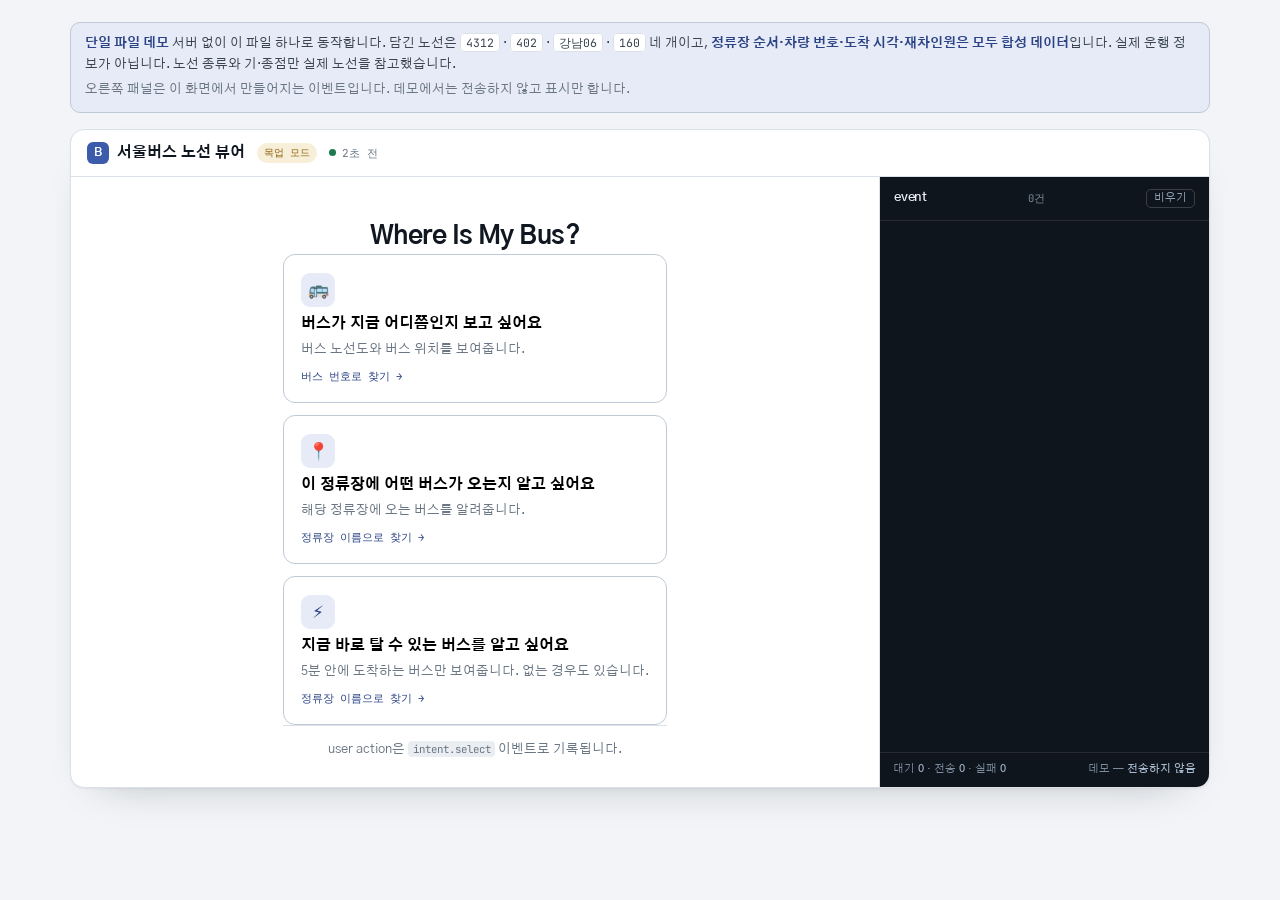
<file: docs/index.html>
<!DOCTYPE html>
<html lang="ko">
<head>
<meta charset="utf-8">
<meta name="viewport" content="width=device-width, initial-scale=1, viewport-fit=cover">
<meta name="color-scheme" content="light dark">
<title>서울버스 노선 뷰어 — 단일 파일 데모</title>
<link rel="preconnect" href="https://fonts.googleapis.com">
<link rel="preconnect" href="https://fonts.gstatic.com" crossorigin>
<link rel="stylesheet" href="https://fonts.googleapis.com/css2?family=Gothic+A1:wght@400;500;600;700&family=JetBrains+Mono:wght@400;500&display=swap">
<style>
:root{
  --ground:#f2f4f7; --surface:#fff; --surface-2:#eaeef3; --surface-3:#dfe5ec;
  --ink:#101720; --ink-2:#39444f; --muted:#6a7683; --line:#dbe1e9; --line-2:#c0cad6;
  /* 서울 버스 유형별 운영 색상 체계 */
  --bus-blue:#3D5BAB; --bus-green:#53B332; --bus-red:#E8443A; --bus-yellow:#F99D1C; --bus-lime:#8FC31F;
  --accent:#3D5BAB; --accent-soft:#e6ebf7; --accent-ink:#2c4485;
  --ok:#1c7a4d; --ok-soft:#e2f2ea;
  --warn:#8f6210; --warn-soft:#f8efd9;
  --crit:#c0392b; --crit-soft:#fbe9e6;
  --log-bg:#0f151c; --log-ink:#cdd8e4;
  --r:10px;
}
@media (prefers-color-scheme: dark){
  :root:not([data-theme="light"]){
    --ground:#0b0f14; --surface:#131a23; --surface-2:#1b2530; --surface-3:#243040;
    --ink:#e8edf3; --ink-2:#bfcad6; --muted:#8a97a5; --line:#243040; --line-2:#3a4757;
    --bus-blue:#7C93E0; --bus-green:#79d05c; --bus-red:#f2766d; --bus-yellow:#f5b455; --bus-lime:#aad84f;
    --accent:#7C93E0; --accent-soft:#1c2740; --accent-ink:#9db0ec;
    --ok:#5cc490; --ok-soft:#13291f; --warn:#d8a651; --warn-soft:#2b2312;
    --crit:#e8877c; --crit-soft:#331d1a;
    --log-bg:#070b10; --log-ink:#c3d0de;
  }
}
:root[data-theme="dark"]{
  --ground:#0b0f14; --surface:#131a23; --surface-2:#1b2530; --surface-3:#243040;
  --ink:#e8edf3; --ink-2:#bfcad6; --muted:#8a97a5; --line:#243040; --line-2:#3a4757;
  --bus-blue:#7C93E0; --bus-green:#79d05c; --bus-red:#f2766d; --bus-yellow:#f5b455; --bus-lime:#aad84f;
  --accent:#7C93E0; --accent-soft:#1c2740; --accent-ink:#9db0ec;
  --ok:#5cc490; --ok-soft:#13291f; --warn:#d8a651; --warn-soft:#2b2312;
  --crit:#e8877c; --crit-soft:#331d1a;
  --log-bg:#070b10; --log-ink:#c3d0de;
}

*{box-sizing:border-box}
html,body{height:100%}
body{margin:0;background:var(--ground);color:var(--ink);
  font-family:"Gothic A1","Apple SD Gothic Neo",system-ui,sans-serif;
  font-size:15px;line-height:1.65;-webkit-font-smoothing:antialiased}
h1,h2,h3,h4{margin:0;font-weight:700;letter-spacing:-.02em;text-wrap:balance}
p{margin:0}
button{font-family:inherit;cursor:pointer}
.mono,code{font-family:"JetBrains Mono",ui-monospace,Menlo,monospace;font-variant-ligatures:none}
code{background:var(--surface-2);padding:.1em .38em;border-radius:4px;font-size:.86em}
:focus-visible{outline:2px solid var(--accent);outline-offset:2px;border-radius:5px}
.wrap{max-width:1180px;margin:0 auto;padding-inline:20px}
[hidden]{display:none!important}

/* ---------------- 앱 셸 ---------------- */
.app{border:1px solid var(--line);border-radius:14px;background:var(--surface);overflow:hidden;
  box-shadow:0 1px 2px rgba(16,23,32,.05),0 18px 44px -32px rgba(16,23,32,.4)}
.appbar{border-bottom:1px solid var(--line);padding:12px 16px;display:flex;gap:12px;align-items:center;flex-wrap:wrap}
.brand{display:flex;align-items:center;gap:8px;font-weight:700;font-size:15px;white-space:nowrap;
  background:none;border:0;padding:0;color:inherit}
.brand .mk{width:22px;height:22px;border-radius:6px;background:var(--bus-blue);display:grid;place-items:center;
  color:#fff;font-size:12px;font-weight:700}
:root[data-theme="dark"] .brand .mk{color:#0b0f14}
@media (prefers-color-scheme:dark){:root:not([data-theme="light"]) .brand .mk{color:#0b0f14}}

.searchbox{flex:1;min-width:220px;display:flex;gap:7px;align-items:center}
.searchbox input{flex:1;min-width:0;border:1px solid var(--line-2);background:var(--surface);color:var(--ink);
  border-radius:8px;padding:7px 11px;font-size:14px;font-family:inherit}
.searchbox input::placeholder{color:var(--muted)}
.btn{border:0;background:var(--accent);color:#fff;border-radius:8px;padding:7px 14px;font-size:13.5px;
  font-weight:600;flex-shrink:0}
:root[data-theme="dark"] .btn{color:#0b0f14}
@media (prefers-color-scheme:dark){
  :root:not([data-theme="light"]) .btn{color:#0b0f14}
}
.fresh{display:flex;align-items:center;gap:6px;font-family:"JetBrains Mono",monospace;font-size:11px;
  color:var(--muted);white-space:nowrap}
.fresh .dot{width:7px;height:7px;border-radius:50%;background:var(--ok)}
.fresh .dot.stale{background:var(--warn)}
.modebadge{font-family:"JetBrains Mono",monospace;font-size:10px;padding:2px 7px;border-radius:20px;
  background:var(--warn-soft);color:var(--warn);white-space:nowrap}
.modebadge.live{background:var(--ok-soft);color:var(--ok)}

.layout{display:grid;grid-template-columns:minmax(0,1fr) 330px;min-height:600px}
.pane{padding:16px;min-width:0;overflow:hidden}

/* ---------------- 의도 선택 첫 화면 ---------------- */
.intro{padding:26px 8px 10px;display:flex;flex-direction:column;gap:20px}
.intro > .head{text-align:center;max-width:52ch;margin:0 auto}
.intro h2{font-size:clamp(20px,3vw,26px);line-height:1.35}
.intro .sub{color:var(--muted);font-size:14px;margin-top:8px}
.intents{display:grid;gap:12px;grid-template-columns:repeat(auto-fit,minmax(224px,1fr))}
.intent{border:1px solid var(--line-2);border-radius:12px;background:var(--surface);padding:18px 17px;
  text-align:left;display:flex;flex-direction:column;gap:7px;transition:border-color .12s,background .12s}
.intent:hover{border-color:var(--accent);background:var(--accent-soft)}
.intent .ic{width:34px;height:34px;border-radius:9px;display:grid;place-items:center;font-size:17px;
  background:var(--accent-soft);color:var(--accent-ink)}
.intent .t{font-size:15px;font-weight:700}
.intent .d{font-size:13px;color:var(--muted);line-height:1.55}
.intent .n{font-family:"JetBrains Mono",monospace;font-size:10.5px;color:var(--accent-ink);margin-top:2px}
.introfoot{text-align:center;font-size:12.5px;color:var(--muted);border-top:1px solid var(--line);padding-top:14px}

/* ---------------- 검색 단계 ---------------- */
.stepbar{display:flex;gap:8px;align-items:center;flex-wrap:wrap;font-size:12.5px;color:var(--muted);
  padding-bottom:12px;border-bottom:1px solid var(--line);margin-bottom:14px}
.stepbar .crumb{background:none;border:0;color:var(--accent-ink);font-size:12.5px;padding:0}
.stepbar .sep{color:var(--line-2)}
.stepbar .now{color:var(--ink);font-weight:600}
.askline{font-size:15px;font-weight:600;margin-bottom:10px}
.askline span{color:var(--accent-ink)}

/* 데모에 담긴 노선/정류장 바로 넣기 */
.chiprow{margin-top:16px;display:flex;flex-wrap:wrap;gap:7px;align-items:center}
.chiplabel{font-size:11.5px;color:var(--muted);margin-right:3px}
.chip{border:1px solid var(--line-2);background:var(--surface);color:var(--ink-2);
  border-radius:999px;padding:5px 12px;font-size:13px;font-weight:600;cursor:pointer;
  font-family:inherit;transition:border-color .12s,background .12s,color .12s}
.chip:hover{border-color:var(--accent);background:var(--accent-soft);color:var(--accent-ink)}

.results{display:flex;flex-direction:column;gap:8px}
.rescard{display:flex;gap:12px;align-items:center;border:1px solid var(--line);border-radius:var(--r);
  padding:11px 14px;background:var(--surface);text-align:left;width:100%}
.rescard:hover{border-color:var(--accent);background:var(--accent-soft)}
.rescard .no{font-size:18px;font-weight:700;min-width:64px}
.rescard .info{flex:1;min-width:0}
.rescard .info .t{font-size:13.5px;font-weight:500;overflow:hidden;text-overflow:ellipsis;white-space:nowrap}
.rescard .info .s{font-size:12px;color:var(--muted)}
.rescard .rk{font-family:"JetBrains Mono",monospace;font-size:10.5px;color:var(--muted)}
.empty{border:1px dashed var(--line-2);border-radius:var(--r);padding:30px 20px;text-align:center}
.empty h4{font-size:15px;margin-bottom:6px}
.empty p{font-size:13px;color:var(--muted)}
.empty .hint{margin-top:10px;font-size:12px;color:var(--accent-ink)}

/* ---------------- 노선 화면 ---------------- */
.rtHead{display:flex;gap:13px;align-items:flex-start;flex-wrap:wrap;padding-bottom:13px;border-bottom:1px solid var(--line)}
.rtNo{font-size:27px;font-weight:700;letter-spacing:-.03em;line-height:1.1}
.btype{font-size:11px;font-weight:600;padding:2px 9px;border-radius:20px;color:#fff;white-space:nowrap;align-self:center}
:root[data-theme="dark"] .btype{color:#0b0f14}
@media (prefers-color-scheme:dark){:root:not([data-theme="light"]) .btype{color:#0b0f14}}
.bt-간선{background:var(--bus-blue)} .bt-지선{background:var(--bus-green)}
.bt-광역{background:var(--bus-red)} .bt-순환{background:var(--bus-yellow)}
.bt-마을{background:var(--bus-lime)} .bt-공항{background:var(--bus-red)}
.rtMeta{display:flex;gap:15px;flex-wrap:wrap;font-size:12.6px;color:var(--muted);margin-top:3px}
.rtMeta b{color:var(--ink-2);font-weight:600}
.dirtog{margin-left:auto;display:flex;border:1px solid var(--line-2);border-radius:8px;overflow:hidden}
.dirtog button{border:0;background:transparent;color:var(--muted);font-size:12px;padding:5px 11px}
.dirtog button[aria-pressed="true"]{background:var(--surface-3);color:var(--ink);font-weight:600}
.dirtog button:not([aria-pressed="true"]):hover{background:var(--surface-2);color:var(--ink-2)}
/* 회차지 표시가 없는 노선(편도·순환)은 토글 대신 그 사실을 적는다 */
.oneway{font-size:11.5px;color:var(--muted);padding:5px 11px;white-space:nowrap}

.stripWrap{padding:14px 0 6px;border-bottom:1px solid var(--line)}
.stripTitle{display:flex;justify-content:space-between;align-items:baseline;margin-bottom:8px}
.stripTitle h4{font-size:12.5px;color:var(--muted);font-weight:600}
.stripTitle span{font-family:"JetBrains Mono",monospace;font-size:11px;color:var(--muted)}
.strip{overflow-x:auto;padding-bottom:6px}
.strip svg{display:block}

.listWrap{margin-top:12px;max-height:420px;overflow-y:auto;padding-right:4px}
.stop{display:grid;grid-template-columns:48px 26px minmax(0,1fr) auto;gap:11px;align-items:center;
  min-height:44px;cursor:pointer;border-radius:8px;border:0;background:none;width:100%;text-align:left;
  padding:0;color:inherit;font-family:inherit}
.stop:hover{background:var(--surface-2)}
.stop .ord{font-family:"JetBrains Mono",monospace;font-size:10.5px;color:var(--muted);text-align:right}
.rail{position:relative;height:100%;min-height:44px;display:grid;place-items:center}
.rail::before{content:"";position:absolute;top:0;bottom:0;left:50%;width:3px;transform:translateX(-50%);
  background:var(--bus-blue)}
.stop:first-child .rail::before{top:50%}
.stop:last-child .rail::before{bottom:50%}
.rail .node{position:relative;width:12px;height:12px;border-radius:50%;background:var(--surface);
  border:3px solid var(--bus-blue);z-index:1}
.stop.terminal .rail .node{width:15px;height:15px;border-width:4px}
.sname{font-size:14px;font-weight:500;overflow:hidden;text-overflow:ellipsis;white-space:nowrap}
.sars{font-family:"JetBrains Mono",monospace;font-size:10.5px;color:var(--muted);margin-left:7px;font-weight:400}
.stop .right{display:flex;gap:6px;align-items:center;padding-right:6px;flex-wrap:wrap;justify-content:flex-end}

.busMark{display:inline-flex;align-items:center;gap:5px;background:var(--bus-blue);color:#fff;border-radius:20px;
  padding:2px 9px 2px 6px;font-size:11px;font-weight:600;white-space:nowrap;font-family:"JetBrains Mono",monospace}
:root[data-theme="dark"] .busMark{color:#0b0f14}
@media (prefers-color-scheme:dark){:root:not([data-theme="light"]) .busMark{color:#0b0f14}}
.busMark.moving{background:transparent;color:var(--bus-blue);border:1.5px dashed var(--bus-blue)}
.cong{font-size:10px;padding:1px 6px;border-radius:4px;font-weight:600;white-space:nowrap}
.c-여유{background:var(--ok-soft);color:var(--ok)}
.c-보통{background:var(--warn-soft);color:var(--warn)}
.c-혼잡,.c-매우혼잡{background:var(--crit-soft);color:var(--crit)}
.c-정보없음{background:var(--surface-3);color:var(--muted)}
.lastbadge{font-size:10px;padding:1px 6px;border-radius:4px;background:var(--surface-3);color:var(--ink-2);font-weight:600}

/* ---------------- 정류장 화면 ---------------- */
.stHead{padding-bottom:13px;border-bottom:1px solid var(--line)}
.stHead .nm{font-size:22px;font-weight:700}
.stHead .mt{display:flex;gap:14px;flex-wrap:wrap;font-size:12.6px;color:var(--muted);margin-top:4px}
.tw{overflow-x:auto;border:1px solid var(--line);border-radius:var(--r);margin-top:14px}
table{border-collapse:collapse;width:100%;font-size:13px;min-width:540px}
th,td{text-align:left;padding:9px 12px;border-bottom:1px solid var(--line);vertical-align:middle}
th{font-family:"JetBrains Mono",monospace;font-size:10px;letter-spacing:.09em;text-transform:uppercase;
  color:var(--muted);font-weight:500;background:var(--surface-2);white-space:nowrap}
tr:last-child td{border-bottom:none}
tr.soon td{background:var(--accent-soft)}
td.rno{font-weight:700;font-size:14.5px;white-space:nowrap}
td.eta{font-family:"JetBrains Mono",monospace;font-variant-numeric:tabular-nums;white-space:nowrap;font-weight:500}
td.eta .big{font-size:14.5px;color:var(--accent-ink)}
td.eta .sub{font-size:11px;color:var(--muted);display:block}
.note{font-size:12.4px;color:var(--muted);margin-top:11px}

/* ---------------- 로그 레일 ---------------- */
.lograil{background:var(--log-bg);color:var(--log-ink);display:flex;flex-direction:column;border-left:1px solid var(--line)}
.logHead{padding:11px 14px;border-bottom:1px solid rgba(255,255,255,.09);display:flex;justify-content:space-between;
  align-items:center;gap:8px;flex-wrap:wrap}
.logHead h4{font-size:12.5px;color:#e8eef5;font-weight:600}
.logHead .n{font-family:"JetBrains Mono",monospace;font-size:10.5px;color:#7b8b9d}
.logHead .clr{border:1px solid rgba(255,255,255,.18);background:transparent;color:#8fa0b3;border-radius:5px;
  font-size:10.5px;padding:2px 7px}
.logBody{flex:1;overflow-y:auto;padding:9px 12px;display:flex;flex-direction:column;gap:7px;
  font-family:"JetBrains Mono",monospace;font-size:11px;line-height:1.55;min-height:0}
.lg{border-left:2px solid #2c3b4c;padding-left:8px;overflow-wrap:anywhere}
.lg .ts{color:#63748a}
.lg .kv{color:#93a5b8}
.lg .kv i{color:#e3ebf3;font-style:normal}
.ev-intent{color:#f2a5d8} .lg.ev-intent{border-left-color:#8a4a75}
.ev-search{color:#7fb2ff} .lg.ev-search{border-left-color:#3f6ca8}
.ev-click{color:#83dba8} .lg.ev-click{border-left-color:#35714f}
.ev-view{color:#c3a6f2} .lg.ev-view{border-left-color:#5a4587}
.ev-api{color:#f0b45f} .lg.ev-api{border-left-color:#8a6420}
.ev-zero{color:#f58d82} .lg.ev-zero{border-left-color:#8f3f37}
.logFoot{padding:9px 13px;border-top:1px solid rgba(255,255,255,.09);font-size:10.5px;color:#7b8b9d;line-height:1.5;
  display:flex;justify-content:space-between;gap:8px;flex-wrap:wrap}
.logFoot b{color:#a8bacd;font-weight:500}

@media (max-width:980px){
  .layout{grid-template-columns:minmax(0,1fr)}
  .lograil{border-left:0;border-top:1px solid var(--line);max-height:320px}
}
@media (max-width:760px){
  .stop{grid-template-columns:32px 22px minmax(0,1fr) auto;gap:8px}
  .rtNo{font-size:23px}
  .intents{grid-template-columns:minmax(0,1fr)}
}
@media (prefers-reduced-motion:reduce){*{animation:none!important;transition:none!important}}

/* 도착 표의 상태 배지 — 만차·우회·막차·저상·재차인원 */
.flag{display:inline-block;font-size:10.5px;font-weight:600;border-radius:5px;
  padding:2px 6px;margin-right:4px;white-space:nowrap;border:1px solid transparent}
.f-warn{background:var(--warn-soft);color:var(--warn);border-color:var(--warn)}
.f-last{background:var(--accent-soft);color:var(--accent-ink)}
.f-low{background:var(--ok-soft);color:var(--ok)}
.f-num{background:var(--surface-2);color:var(--muted);font-family:"JetBrains Mono",monospace;font-weight:500}
.f-none{color:var(--muted)}


.demoNote{border:1px solid var(--line-2);background:var(--accent-soft);color:var(--ink-2);
  border-radius:10px;padding:11px 14px;margin-bottom:16px;font-size:12.5px;line-height:1.65}
.demoNote b{color:var(--accent-ink)}
.demoNote code{font-family:"JetBrains Mono",monospace;font-size:11.5px;background:var(--surface);
  border:1px solid var(--line);border-radius:4px;padding:1px 5px}
.demoNote span{display:block;margin-top:5px;color:var(--muted)}
</style>
</head>
<body>

<div class="wrap" style="padding-block:22px 40px">
  <div class="demoNote">
  <b>단일 파일 데모</b>
  서버 없이 이 파일 하나로 동작합니다. 담긴 노선은 <code>4312</code> · <code>402</code> ·
  <code>강남06</code> · <code>160</code> 네 개이고,
  <b>정류장 순서·차량 번호·도착 시각·재차인원은 모두 합성 데이터</b>입니다. 실제 운행 정보가 아닙니다.
  노선 종류와 기·종점만 실제 노선을 참고했습니다.
  <span>오른쪽 패널은 이 화면에서 만들어지는 이벤트입니다. 데모에서는 전송하지 않고 표시만 합니다.</span>
</div>
    <div class="app">
    <div class="appbar">
      <button type="button" class="brand" id="homeBtn" title="처음 화면으로">
        <span class="mk">B</span> 서울버스 노선 뷰어
      </button>
      <div class="searchbox" id="searchRow" hidden>
        <input id="q" type="search" aria-label="검색어">
        <button type="button" class="btn" id="goBtn">검색</button>
      </div>
      <span class="modebadge" id="modeBadge">확인 중</span>
      <div class="fresh"><span class="dot" id="freshDot"></span><span id="freshTxt">0초 전</span></div>
    </div>

    <div class="layout">
      <div class="pane" id="pane"></div>
      <aside class="lograil">
        <div class="logHead">
          <h4>event</h4>
          <span class="n" id="logN">0건</span>
          <button type="button" class="clr" id="clrBtn">비우기</button>
        </div>
        <div class="logBody" id="logBody"></div>
        <div class="logFoot" id="logFoot"></div>
      </aside>
    </div>
  </div>
</div>

<script>
window.MOCK_DATA = {
 "_note": "실데이터에서 뽑은 정적 마스터(노선·정류장 순서). 키 없이 목업을 실제처럼 보이게 한다. 버스 위치·도착 시각은 여기 없다 — 그건 목업이 매번 합성한다.",
 "exported_at": "2026-09-22T08:45:35+00:00",
 "routes": [
  {
   "route_id": "100100500",
   "no": "4312",
   "type": "지선",
   "from": "개포동",
   "to": "가락1동주민센터",
   "first": "0430",
   "last": "2250",
   "interval": "10",
   "company": "도선여객  02-574-0101",
   "stations": [
    {
     "seq": 1,
     "station_id": "122000344",
     "ars": "23458",
     "name": "구룡마을",
     "direction": "가락1동주민센터",
     "is_turn": false
    },
    {
     "seq": 2,
     "station_id": "122000326",
     "ars": "23433",
     "name": "개포우성6차아파트",
     "direction": "가락1동주민센터",
     "is_turn": false
    },
    {
     "seq": 3,
     "station_id": "122000351",
     "ars": "23468",
     "name": "도곡교회.인바디빌딩",
     "direction": "가락1동주민센터",
     "is_turn": false
    },
    {
     "seq": 4,
     "station_id": "122000261",
     "ars": "23365",
     "name": "능인선원앞",
     "direction": "가락1동주민센터",
     "is_turn": false
    },
    {
     "seq": 5,
     "station_id": "122000264",
     "ars": "23368",
     "name": "구룡사입구",
     "direction": "가락1동주민센터",
     "is_turn": false
    },
    {
     "seq": 6,
     "station_id": "122000265",
     "ars": "23369",
     "name": "국악고교사거리",
     "direction": "가락1동주민센터",
     "is_turn": false
    },
    {
     "seq": 7,
     "station_id": "122000266",
     "ars": "23370",
     "name": "삼호물산",
     "direction": "가락1동주민센터",
     "is_turn": false
    },
    {
     "seq": 8,
     "station_id": "122000218",
     "ars": "23322",
     "name": "원불교앞",
     "direction": "가락1동주민센터",
     "is_turn": false
    },
    {
     "seq": 9,
     "station_id": "122000214",
     "ars": "23318",
     "name": "양재역말죽거리.강남베드로병원",
     "direction": "가락1동주민센터",
     "is_turn": false
    },
    {
     "seq": 10,
     "station_id": "122000215",
     "ars": "23319",
     "name": "뱅뱅사거리.은광여고",
     "direction": "가락1동주민센터",
     "is_turn": false
    },
    {
     "seq": 11,
     "station_id": "122000191",
     "ars": "23295",
     "name": "역삼초등학교",
     "direction": "가락1동주민센터",
     "is_turn": false
    },
    {
     "seq": 12,
     "station_id": "122900101",
     "ars": "23572",
     "name": "신분당선.강남역4번출구",
     "direction": "가락1동주민센터",
     "is_turn": false
    },
    {
     "seq": 13,
     "station_id": "122000182",
     "ars": "23285",
     "name": "강남역11번출구",
     "direction": "가락1동주민센터",
     "is_turn": false
    },
    {
     "seq": 14,
     "station_id": "122000183",
     "ars": "23286",
     "name": "신논현역6번출구",
     "direction": "가락1동주민센터",
     "is_turn": false
    },
    {
     "seq": 15,
     "station_id": "122000022",
     "ars": "23122",
     "name": "신논현역3번출구.교보타워사거리",
     "direction": "가락1동주민센터",
     "is_turn": false
    },
    {
     "seq": 16,
     "station_id": "122000023",
     "ars": "23123",
     "name": "영동시장.논현역3번출구",
     "direction": "가락1동주민센터",
     "is_turn": false
    },
    {
     "seq": 17,
     "station_id": "122000010",
     "ars": "23110",
     "name": "신사역3번출구",
     "direction": "가락1동주민센터",
     "is_turn": false
    },
    {
     "seq": 18,
     "station_id": "122000009",
     "ars": "23109",
     "name": "신사역6번출구",
     "direction": "가락1동주민센터",
     "is_turn": false
    },
    {
     "seq": 19,
     "station_id": "122000001",
     "ars": "23101",
     "name": "신사중학교",
     "direction": "가락1동주민센터",
     "is_turn": false
    },
    {
     "seq": 20,
     "station_id": "122000003",
     "ars": "23103",
     "name": "광림교회.현대고등학교",
     "direction": "가락1동주민센터",
     "is_turn": false
    },
    {
     "seq": 21,
     "station_id": "122000049",
     "ars": "23149",
     "name": "현대아파트",
     "direction": "가락1동주민센터",
     "is_turn": false
    },
    {
     "seq": 22,
     "station_id": "122000055",
     "ars": "23157",
     "name": "압구정파출소",
     "direction": "가락1동주민센터",
     "is_turn": false
    },
    {
     "seq": 23,
     "station_id": "122000057",
     "ars": "23159",
     "name": "한양아파트.압구정로데오역",
     "direction": "가락1동주민센터",
     "is_turn": false
    },
    {
     "seq": 24,
     "station_id": "122000058",
     "ars": "23160",
     "name": "일지아트홀",
     "direction": "가락1동주민센터",
     "is_turn": false
    },
    {
     "seq": 25,
     "station_id": "122000384",
     "ars": "23507",
     "name": "영동고등학교.현대아파트",
     "direction": "가락1동주민센터",
     "is_turn": false
    },
    {
     "seq": 26,
     "station_id": "122000027",
     "ars": "23127",
     "name": "강남구청역",
     "direction": "가락1동주민센터",
     "is_turn": false
    },
    {
     "seq": 27,
     "station_id": "122000665",
     "ars": "23200",
     "name": "강남구보건소",
     "direction": "가락1동주민센터",
     "is_turn": false
    },
    {
     "seq": 28,
     "station_id": "122000036",
     "ars": "23136",
     "name": "한국토지주택공사앞",
     "direction": "가락1동주민센터",
     "is_turn": false
    },
    {
     "seq": 29,
     "station_id": "122000172",
     "ars": "23275",
     "name": "선정릉역.국가무형유산전수교육관",
     "direction": "가락1동주민센터",
     "is_turn": false
    },
    {
     "seq": 30,
     "station_id": "122000173",
     "ars": "23276",
     "name": "선릉역7번출구",
     "direction": "가락1동주민센터",
     "is_turn": false
    },
    {
     "seq": 31,
     "station_id": "122000203",
     "ars": "23307",
     "name": "진선여자중고등학교",
     "direction": "가락1동주민센터",
     "is_turn": false
    },
    {
     "seq": 32,
     "station_id": "122000204",
     "ars": "23308",
     "name": "역삼e-편한세상아파트",
     "direction": "가락1동주민센터",
     "is_turn": false
    },
    {
     "seq": 33,
     "station_id": "122000119",
     "ars": "23222",
     "name": "한티역3번출구.서울강남고용노동지청",
     "direction": "가락1동주민센터",
     "is_turn": false
    },
    {
     "seq": 34,
     "station_id": "122000120",
     "ars": "23223",
     "name": "삼성아파트입구",
     "direction": "가락1동주민센터",
     "is_turn": false
    },
    {
     "seq": 35,
     "station_id": "122000121",
     "ars": "23224",
     "name": "농협대치지점",
     "direction": "가락1동주민센터",
     "is_turn": false
    },
    {
     "seq": 36,
     "station_id": "122000122",
     "ars": "23225",
     "name": "대치SKVIEW아파트.서울교회",
     "direction": "가락1동주민센터",
     "is_turn": false
    },
    {
     "seq": 37,
     "station_id": "122000135",
     "ars": "23238",
     "name": "대치동미도아파트",
     "direction": "가락1동주민센터",
     "is_turn": false
    },
    {
     "seq": 38,
     "station_id": "122000255",
     "ars": "23359",
     "name": "디에이치자이개포아파트",
     "direction": "가락1동주민센터",
     "is_turn": false
    },
    {
     "seq": 39,
     "station_id": "122000293",
     "ars": "23397",
     "name": "대청역6번출구",
     "direction": "가락1동주민센터",
     "is_turn": false
    },
    {
     "seq": 40,
     "station_id": "122000640",
     "ars": "23398",
     "name": "마루공원",
     "direction": "가락1동주민센터",
     "is_turn": false
    },
    {
     "seq": 41,
     "station_id": "122000641",
     "ars": "23399",
     "name": "대청초등학교",
     "direction": "가락1동주민센터",
     "is_turn": false
    },
    {
     "seq": 42,
     "station_id": "122000642",
     "ars": "23400",
     "name": "서울일원동우체국",
     "direction": "가락1동주민센터",
     "is_turn": false
    },
    {
     "seq": 43,
     "station_id": "123000297",
     "ars": "24388",
     "name": "가락시장?헬리오시티",
     "direction": "가락1동주민센터",
     "is_turn": false
    },
    {
     "seq": 44,
     "station_id": "123000299",
     "ars": "24390",
     "name": "가락1동주민센터",
     "direction": "가락1동주민센터",
     "is_turn": true
    },
    {
     "seq": 45,
     "station_id": "123000298",
     "ars": "24389",
     "name": "가락시장.헬리오시티",
     "direction": "개포동",
     "is_turn": false
    },
    {
     "seq": 46,
     "station_id": "122900022",
     "ars": "23872",
     "name": "서울일원동우체국",
     "direction": "개포동",
     "is_turn": false
    },
    {
     "seq": 47,
     "station_id": "122000749",
     "ars": "23478",
     "name": "마루공원",
     "direction": "개포동",
     "is_turn": false
    },
    {
     "seq": 48,
     "station_id": "122900065",
     "ars": "23597",
     "name": "강남우체국",
     "direction": "개포동",
     "is_turn": false
    },
    {
     "seq": 49,
     "station_id": "122900066",
     "ars": "23600",
     "name": "개포3일원1동통합주민센터",
     "direction": "개포동",
     "is_turn": false
    },
    {
     "seq": 50,
     "station_id": "122000291",
     "ars": "23395",
     "name": "대치아파트.대모산입구역3번출구",
     "direction": "개포동",
     "is_turn": false
    },
    {
     "seq": 51,
     "station_id": "122000134",
     "ars": "23237",
     "name": "은마아파트",
     "direction": "개포동",
     "is_turn": false
    },
    {
     "seq": 52,
     "station_id": "122000130",
     "ars": "23233",
     "name": "은마아파트정문",
     "direction": "개포동",
     "is_turn": false
    },
    {
     "seq": 53,
     "station_id": "122000160",
     "ars": "23263",
     "name": "은마아파트입구사거리",
     "direction": "개포동",
     "is_turn": false
    },
    {
     "seq": 54,
     "station_id": "122000161",
     "ars": "23264",
     "name": "도곡초등학교",
     "direction": "개포동",
     "is_turn": false
    },
    {
     "seq": 55,
     "station_id": "122000162",
     "ars": "23265",
     "name": "한티역2번출구.서울강남고용노동지청",
     "direction": "개포동",
     "is_turn": false
    },
    {
     "seq": 56,
     "station_id": "122000149",
     "ars": "23252",
     "name": "한티역",
     "direction": "개포동",
     "is_turn": false
    },
    {
     "seq": 57,
     "station_id": "122000150",
     "ars": "23253",
     "name": "도성초등학교",
     "direction": "개포동",
     "is_turn": false
    },
    {
     "seq": 58,
     "station_id": "122000155",
     "ars": "23258",
     "name": "진선여자중고등학교",
     "direction": "개포동",
     "is_turn": false
    },
    {
     "seq": 59,
     "station_id": "122000111",
     "ars": "23214",
     "name": "선릉역8번출구.선정릉",
     "direction": "개포동",
     "is_turn": false
    },
    {
     "seq": 60,
     "station_id": "122000112",
     "ars": "23215",
     "name": "선정릉역.국가무형유산전수교육관",
     "direction": "개포동",
     "is_turn": false
    },
    {
     "seq": 61,
     "station_id": "122000113",
     "ars": "23216",
     "name": "한국토지주택공사앞",
     "direction": "개포동",
     "is_turn": false
    },
    {
     "seq": 62,
     "station_id": "122000666",
     "ars": "23290",
     "name": "강남구보건소",
     "direction": "개포동",
     "is_turn": false
    },
    {
     "seq": 63,
     "station_id": "122000076",
     "ars": "23178",
     "name": "강남구청역",
     "direction": "개포동",
     "is_turn": false
    },
    {
     "seq": 64,
     "station_id": "122000325",
     "ars": "23432",
     "name": "영동고교앞",
     "direction": "개포동",
     "is_turn": false
    },
    {
     "seq": 65,
     "station_id": "122000078",
     "ars": "23181",
     "name": "일지아트홀.압구정노인복지관",
     "direction": "개포동",
     "is_turn": false
    },
    {
     "seq": 66,
     "station_id": "122000056",
     "ars": "23158",
     "name": "한양아파트.압구정로데오역",
     "direction": "개포동",
     "is_turn": false
    },
    {
     "seq": 67,
     "station_id": "122000054",
     "ars": "23156",
     "name": "압구정파출소",
     "direction": "개포동",
     "is_turn": false
    },
    {
     "seq": 68,
     "station_id": "122000048",
     "ars": "23148",
     "name": "현대아파트",
     "direction": "개포동",
     "is_turn": false
    },
    {
     "seq": 69,
     "station_id": "122000004",
     "ars": "23104",
     "name": "광림교회.현대고등학교",
     "direction": "개포동",
     "is_turn": false
    },
    {
     "seq": 70,
     "station_id": "122000002",
     "ars": "23102",
     "name": "신사중학교",
     "direction": "개포동",
     "is_turn": false
    },
    {
     "seq": 71,
     "station_id": "121000110",
     "ars": "22186",
     "name": "신사역5번출구",
     "direction": "개포동",
     "is_turn": false
    },
    {
     "seq": 72,
     "station_id": "121000109",
     "ars": "22185",
     "name": "신사역4번출구",
     "direction": "개포동",
     "is_turn": false
    },
    {
     "seq": 73,
     "station_id": "121000115",
     "ars": "22191",
     "name": "논현역4번출구",
     "direction": "개포동",
     "is_turn": false
    },
    {
     "seq": 74,
     "station_id": "121000116",
     "ars": "22192",
     "name": "신논현역2번출구",
     "direction": "개포동",
     "is_turn": false
    },
    {
     "seq": 75,
     "station_id": "121000096",
     "ars": "22172",
     "name": "신논현역7번출구.교보타워사거리",
     "direction": "개포동",
     "is_turn": false
    },
    {
     "seq": 76,
     "station_id": "121000097",
     "ars": "22173",
     "name": "강남역10번출구",
     "direction": "개포동",
     "is_turn": false
    },
    {
     "seq": 77,
     "station_id": "121000055",
     "ars": "22131",
     "name": "수협서초지점",
     "direction": "개포동",
     "is_turn": false
    },
    {
     "seq": 78,
     "station_id": "121000056",
     "ars": "22132",
     "name": "서초문화예술정보학교",
     "direction": "개포동",
     "is_turn": false
    },
    {
     "seq": 79,
     "station_id": "121000194",
     "ars": "22270",
     "name": "양재역.양재1동민원분소",
     "direction": "개포동",
     "is_turn": false
    },
    {
     "seq": 80,
     "station_id": "121000195",
     "ars": "22271",
     "name": "양재노인종합복지관",
     "direction": "개포동",
     "is_turn": false
    },
    {
     "seq": 81,
     "station_id": "121000230",
     "ars": "22306",
     "name": "동원산업앞",
     "direction": "개포동",
     "is_turn": false
    },
    {
     "seq": 82,
     "station_id": "121000228",
     "ars": "22304",
     "name": "구룡사",
     "direction": "개포동",
     "is_turn": false
    },
    {
     "seq": 83,
     "station_id": "121000229",
     "ars": "22305",
     "name": "구룡사입구",
     "direction": "개포동",
     "is_turn": false
    },
    {
     "seq": 84,
     "station_id": "122000263",
     "ars": "23367",
     "name": "능인선원앞",
     "direction": "개포동",
     "is_turn": false
    },
    {
     "seq": 85,
     "station_id": "122000353",
     "ars": "23470",
     "name": "도곡교회.인바디빌딩.건너",
     "direction": "개포동",
     "is_turn": false
    },
    {
     "seq": 86,
     "station_id": "122000262",
     "ars": "23366",
     "name": "구룡산입구",
     "direction": "개포동",
     "is_turn": false
    }
   ]
  },
  {
   "route_id": "100100063",
   "no": "402",
   "type": "간선",
   "from": "장지공영차고지",
   "to": "시청",
   "first": "0400",
   "last": "0005",
   "interval": "9",
   "company": "진화운수  02-406-3020",
   "stations": [
    {
     "seq": 1,
     "station_id": "123000354",
     "ars": "24446",
     "name": "장지공영차고지",
     "direction": "시청",
     "is_turn": false
    },
    {
     "seq": 2,
     "station_id": "123000356",
     "ars": "24448",
     "name": "아이코리아",
     "direction": "시청",
     "is_turn": false
    },
    {
     "seq": 3,
     "station_id": "123000372",
     "ars": "24464",
     "name": "송파글마루도서관.버들어린이집",
     "direction": "시청",
     "is_turn": false
    },
    {
     "seq": 4,
     "station_id": "123000375",
     "ars": "24467",
     "name": "문현고등학교",
     "direction": "시청",
     "is_turn": false
    },
    {
     "seq": 5,
     "station_id": "123000382",
     "ars": "24475",
     "name": "장지역.가든파이브라이프동",
     "direction": "시청",
     "is_turn": false
    },
    {
     "seq": 6,
     "station_id": "123000381",
     "ars": "24473",
     "name": "가든파이브웍스동",
     "direction": "시청",
     "is_turn": false
    },
    {
     "seq": 7,
     "station_id": "123000384",
     "ars": "24477",
     "name": "가든파이프툴동",
     "direction": "시청",
     "is_turn": false
    },
    {
     "seq": 8,
     "station_id": "122000696",
     "ars": "23393",
     "name": "강남한양수자인아파트",
     "direction": "시청",
     "is_turn": false
    },
    {
     "seq": 9,
     "station_id": "122000720",
     "ars": "23442",
     "name": "세곡2지구3.4단지",
     "direction": "시청",
     "is_turn": false
    },
    {
     "seq": 10,
     "station_id": "122000404",
     "ars": "23527",
     "name": "디아크리온강남아파트",
     "direction": "시청",
     "is_turn": false
    },
    {
     "seq": 11,
     "station_id": "122000743",
     "ars": "23440",
     "name": "LH수서.디아크리온강남아파트",
     "direction": "시청",
     "is_turn": false
    },
    {
     "seq": 12,
     "station_id": "122000318",
     "ars": "23425",
     "name": "쟁골마을",
     "direction": "시청",
     "is_turn": false
    },
    {
     "seq": 13,
     "station_id": "122000718",
     "ars": "23150",
     "name": "고속철도수서역",
     "direction": "시청",
     "is_turn": false
    },
    {
     "seq": 14,
     "station_id": "122000297",
     "ars": "23404",
     "name": "수서역1번출구",
     "direction": "시청",
     "is_turn": false
    },
    {
     "seq": 15,
     "station_id": "122000299",
     "ars": "23406",
     "name": "궁마을",
     "direction": "시청",
     "is_turn": false
    },
    {
     "seq": 16,
     "station_id": "122000348",
     "ars": "23465",
     "name": "태화기독교사회복지관",
     "direction": "시청",
     "is_turn": false
    },
    {
     "seq": 17,
     "station_id": "122000276",
     "ars": "23380",
     "name": "수서삼성아파트앞",
     "direction": "시청",
     "is_turn": false
    },
    {
     "seq": 18,
     "station_id": "122000277",
     "ars": "23381",
     "name": "일원본동주민센터",
     "direction": "시청",
     "is_turn": false
    },
    {
     "seq": 19,
     "station_id": "122000278",
     "ars": "23382",
     "name": "푸른마을아파트앞",
     "direction": "시청",
     "is_turn": false
    },
    {
     "seq": 20,
     "station_id": "122000246",
     "ars": "23350",
     "name": "개포자이프레지던스",
     "direction": "시청",
     "is_turn": false
    },
    {
     "seq": 21,
     "station_id": "122000249",
     "ars": "23353",
     "name": "개포주공5단지경기여고",
     "direction": "시청",
     "is_turn": false
    },
    {
     "seq": 22,
     "station_id": "122000250",
     "ars": "23354",
     "name": "개포동역6번출구.개포시장",
     "direction": "시청",
     "is_turn": false
    },
    {
     "seq": 23,
     "station_id": "122000252",
     "ars": "23356",
     "name": "개포시장.개포5단지상가",
     "direction": "시청",
     "is_turn": false
    },
    {
     "seq": 24,
     "station_id": "122000254",
     "ars": "23358",
     "name": "개포6단지앞",
     "direction": "시청",
     "is_turn": false
    },
    {
     "seq": 25,
     "station_id": "122000291",
     "ars": "23395",
     "name": "대치아파트.대모산입구역3번출구",
     "direction": "시청",
     "is_turn": false
    },
    {
     "seq": 26,
     "station_id": "122000134",
     "ars": "23237",
     "name": "은마아파트",
     "direction": "시청",
     "is_turn": false
    },
    {
     "seq": 27,
     "station_id": "122000123",
     "ars": "23226",
     "name": "대치역1번출구",
     "direction": "시청",
     "is_turn": false
    },
    {
     "seq": 28,
     "station_id": "122000124",
     "ars": "23227",
     "name": "래미안대치팰리스",
     "direction": "시청",
     "is_turn": false
    },
    {
     "seq": 29,
     "station_id": "122000116",
     "ars": "23219",
     "name": "도곡역2번출구.동부센트레빌",
     "direction": "시청",
     "is_turn": false
    },
    {
     "seq": 30,
     "station_id": "122000225",
     "ars": "23329",
     "name": "숙명여고",
     "direction": "시청",
     "is_turn": false
    },
    {
     "seq": 31,
     "station_id": "122000212",
     "ars": "23316",
     "name": "매봉삼성아파트.SK리더스뷰",
     "direction": "시청",
     "is_turn": false
    },
    {
     "seq": 32,
     "station_id": "122000213",
     "ars": "23317",
     "name": "매봉역.양재최의원",
     "direction": "시청",
     "is_turn": false
    },
    {
     "seq": 33,
     "station_id": "122000214",
     "ars": "23318",
     "name": "양재역말죽거리.강남베드로병원",
     "direction": "시청",
     "is_turn": false
    },
    {
     "seq": 34,
     "station_id": "121000006",
     "ars": "22006",
     "name": "뱅뱅사거리",
     "direction": "시청",
     "is_turn": false
    },
    {
     "seq": 35,
     "station_id": "121000008",
     "ars": "22008",
     "name": "래미안아파트.파이낸셜뉴스",
     "direction": "시청",
     "is_turn": false
    },
    {
     "seq": 36,
     "station_id": "121000010",
     "ars": "22010",
     "name": "신분당선강남역",
     "direction": "시청",
     "is_turn": false
    },
    {
     "seq": 37,
     "station_id": "121000012",
     "ars": "22012",
     "name": "지하철2호선강남역",
     "direction": "시청",
     "is_turn": false
    },
    {
     "seq": 38,
     "station_id": "121000014",
     "ars": "22014",
     "name": "논현역",
     "direction": "시청",
     "is_turn": false
    },
    {
     "seq": 39,
     "station_id": "121000016",
     "ars": "22016",
     "name": "신사역",
     "direction": "시청",
     "is_turn": false
    },
    {
     "seq": 40,
     "station_id": "122000408",
     "ars": "23531",
     "name": "한남대교전망카페",
     "direction": "시청",
     "is_turn": false
    },
    {
     "seq": 41,
     "station_id": "102000072",
     "ars": "03166",
     "name": "한남오거리",
     "direction": "시청",
     "is_turn": false
    },
    {
     "seq": 42,
     "station_id": "102000068",
     "ars": "03162",
     "name": "순천향대학병원",
     "direction": "시청",
     "is_turn": false
    },
    {
     "seq": 43,
     "station_id": "102000066",
     "ars": "03160",
     "name": "서울시기술교육원중부.블루스퀘어",
     "direction": "시청",
     "is_turn": false
    },
    {
     "seq": 44,
     "station_id": "102000064",
     "ars": "03158",
     "name": "장충단로입구",
     "direction": "시청",
     "is_turn": false
    },
    {
     "seq": 45,
     "station_id": "102000065",
     "ars": "03159",
     "name": "남산맨션아파트.남산예술원",
     "direction": "시청",
     "is_turn": false
    },
    {
     "seq": 46,
     "station_id": "102000081",
     "ars": "03175",
     "name": "하얏트호텔",
     "direction": "시청",
     "is_turn": false
    },
    {
     "seq": 47,
     "station_id": "102000079",
     "ars": "03173",
     "name": "남산야외식물원입구",
     "direction": "시청",
     "is_turn": false
    },
    {
     "seq": 48,
     "station_id": "102000250",
     "ars": "03343",
     "name": "용암초등학교.이태원2동주민센터",
     "direction": "시청",
     "is_turn": false
    },
    {
     "seq": 49,
     "station_id": "102000077",
     "ars": "03171",
     "name": "용산2가동주민센터.보성여중고",
     "direction": "시청",
     "is_turn": false
    },
    {
     "seq": 50,
     "station_id": "102000075",
     "ars": "03169",
     "name": "후암약수터",
     "direction": "시청",
     "is_turn": false
    },
    {
     "seq": 51,
     "station_id": "102000073",
     "ars": "03167",
     "name": "남산도서관.용산도서관",
     "direction": "시청",
     "is_turn": false
    },
    {
     "seq": 52,
     "station_id": "101000111",
     "ars": "02215",
     "name": "백범광장",
     "direction": "시청",
     "is_turn": false
    },
    {
     "seq": 53,
     "station_id": "101000265",
     "ars": "02285",
     "name": "남산공원.구힐튼호텔",
     "direction": "시청",
     "is_turn": false
    },
    {
     "seq": 54,
     "station_id": "101000029",
     "ars": "02124",
     "name": "숭례문.남대문시장8번출입구",
     "direction": "시청",
     "is_turn": false
    },
    {
     "seq": 55,
     "station_id": "101000033",
     "ars": "02128",
     "name": "소공동주민센터",
     "direction": "시청",
     "is_turn": false
    },
    {
     "seq": 56,
     "station_id": "101900006",
     "ars": "02507",
     "name": "시청역1호선.서울시청",
     "direction": "시청",
     "is_turn": true
    },
    {
     "seq": 57,
     "station_id": "101000290",
     "ars": "02286",
     "name": "시청앞.덕수궁",
     "direction": "장지공영차고지",
     "is_turn": false
    },
    {
     "seq": 58,
     "station_id": "101000035",
     "ars": "02132",
     "name": "시청역8번출구",
     "direction": "장지공영차고지",
     "is_turn": false
    },
    {
     "seq": 59,
     "station_id": "101000005",
     "ars": "02005",
     "name": "서울역버스환승센터",
     "direction": "장지공영차고지",
     "is_turn": false
    },
    {
     "seq": 60,
     "station_id": "101000028",
     "ars": "02123",
     "name": "숭례문.서울역4번출구",
     "direction": "장지공영차고지",
     "is_turn": false
    },
    {
     "seq": 61,
     "station_id": "101000030",
     "ars": "02125",
     "name": "숭례문남산방향",
     "direction": "장지공영차고지",
     "is_turn": false
    },
    {
     "seq": 62,
     "station_id": "101000266",
     "ars": "02284",
     "name": "남산공원.구힐튼호텔",
     "direction": "장지공영차고지",
     "is_turn": false
    },
    {
     "seq": 63,
     "station_id": "102000074",
     "ars": "03168",
     "name": "남산도서관.용산도서관",
     "direction": "장지공영차고지",
     "is_turn": false
    },
    {
     "seq": 64,
     "station_id": "102000076",
     "ars": "03170",
     "name": "후암약수터",
     "direction": "장지공영차고지",
     "is_turn": false
    },
    {
     "seq": 65,
     "station_id": "102000078",
     "ars": "03172",
     "name": "용산2가동주민센터.보성여중고",
     "direction": "장지공영차고지",
     "is_turn": false
    },
    {
     "seq": 66,
     "station_id": "102000249",
     "ars": "03342",
     "name": "용암초등학교.이태원2동주민센터",
     "direction": "장지공영차고지",
     "is_turn": false
    },
    {
     "seq": 67,
     "station_id": "102000080",
     "ars": "03174",
     "name": "남산야외식물원입구",
     "direction": "장지공영차고지",
     "is_turn": false
    },
    {
     "seq": 68,
     "station_id": "102000082",
     "ars": "03176",
     "name": "하얏트호텔",
     "direction": "장지공영차고지",
     "is_turn": false
    },
    {
     "seq": 69,
     "station_id": "102000067",
     "ars": "03161",
     "name": "서울시기술교육원중부.블루스퀘어",
     "direction": "장지공영차고지",
     "is_turn": false
    },
    {
     "seq": 70,
     "station_id": "102000071",
     "ars": "03165",
     "name": "순천향대학병원.한남오거리",
     "direction": "장지공영차고지",
     "is_turn": false
    },
    {
     "seq": 71,
     "station_id": "121000015",
     "ars": "22015",
     "name": "신사역.푸른저축은행",
     "direction": "장지공영차고지",
     "is_turn": false
    },
    {
     "seq": 72,
     "station_id": "121000013",
     "ars": "22013",
     "name": "논현역",
     "direction": "장지공영차고지",
     "is_turn": false
    },
    {
     "seq": 73,
     "station_id": "121000011",
     "ars": "22011",
     "name": "지하철2호선강남역",
     "direction": "장지공영차고지",
     "is_turn": false
    },
    {
     "seq": 74,
     "station_id": "121000009",
     "ars": "22009",
     "name": "신분당선강남역",
     "direction": "장지공영차고지",
     "is_turn": false
    },
    {
     "seq": 75,
     "station_id": "121000007",
     "ars": "22007",
     "name": "래미안아파트.파이낸셜뉴스",
     "direction": "장지공영차고지",
     "is_turn": false
    },
    {
     "seq": 76,
     "station_id": "121000005",
     "ars": "22005",
     "name": "뱅뱅사거리",
     "direction": "장지공영차고지",
     "is_turn": false
    },
    {
     "seq": 77,
     "station_id": "121000194",
     "ars": "22270",
     "name": "양재역.양재1동민원분소",
     "direction": "장지공영차고지",
     "is_turn": false
    },
    {
     "seq": 78,
     "station_id": "122000219",
     "ars": "23323",
     "name": "매봉역",
     "direction": "장지공영차고지",
     "is_turn": false
    },
    {
     "seq": 79,
     "station_id": "122000220",
     "ars": "23324",
     "name": "도곡개포한신아파트",
     "direction": "장지공영차고지",
     "is_turn": false
    },
    {
     "seq": 80,
     "station_id": "122000223",
     "ars": "23327",
     "name": "군인공제회관",
     "direction": "장지공영차고지",
     "is_turn": false
    },
    {
     "seq": 81,
     "station_id": "122000125",
     "ars": "23228",
     "name": "도곡역3번출구",
     "direction": "장지공영차고지",
     "is_turn": false
    },
    {
     "seq": 82,
     "station_id": "122000126",
     "ars": "23229",
     "name": "대치동우성아파트",
     "direction": "장지공영차고지",
     "is_turn": false
    },
    {
     "seq": 83,
     "station_id": "122000127",
     "ars": "23230",
     "name": "대치역8번출구",
     "direction": "장지공영차고지",
     "is_turn": false
    },
    {
     "seq": 84,
     "station_id": "122000135",
     "ars": "23238",
     "name": "대치동미도아파트",
     "direction": "장지공영차고지",
     "is_turn": false
    },
    {
     "seq": 85,
     "station_id": "122000256",
     "ars": "23360",
     "name": "개원중학교.대모산입구역2번출구",
     "direction": "장지공영차고지",
     "is_turn": false
    },
    {
     "seq": 86,
     "station_id": "122000253",
     "ars": "23357",
     "name": "양전초등학교",
     "direction": "장지공영차고지",
     "is_turn": false
    },
    {
     "seq": 87,
     "station_id": "122000251",
     "ars": "23355",
     "name": "개포시장.개포5단지상가",
     "direction": "장지공영차고지",
     "is_turn": false
    },
    {
     "seq": 88,
     "station_id": "122000248",
     "ars": "23352",
     "name": "개포동역7번출구.개포시장",
     "direction": "장지공영차고지",
     "is_turn": false
    },
    {
     "seq": 89,
     "station_id": "122000247",
     "ars": "23351",
     "name": "경기여고",
     "direction": "장지공영차고지",
     "is_turn": false
    },
    {
     "seq": 90,
     "station_id": "122000245",
     "ars": "23349",
     "name": "디에이치아너힐즈",
     "direction": "장지공영차고지",
     "is_turn": false
    },
    {
     "seq": 91,
     "station_id": "122000337",
     "ars": "23449",
     "name": "일원동한솔아파트",
     "direction": "장지공영차고지",
     "is_turn": false
    },
    {
     "seq": 92,
     "station_id": "122000279",
     "ars": "23383",
     "name": "상록수아파트앞",
     "direction": "장지공영차고지",
     "is_turn": false
    },
    {
     "seq": 93,
     "station_id": "122000280",
     "ars": "23384",
     "name": "일원본동주민센터",
     "direction": "장지공영차고지",
     "is_turn": false
    },
    {
     "seq": 94,
     "station_id": "122000338",
     "ars": "23450",
     "name": "시립수서청소년센터",
     "direction": "장지공영차고지",
     "is_turn": false
    },
    {
     "seq": 95,
     "station_id": "122000281",
     "ars": "23385",
     "name": "수서119안전센터앞",
     "direction": "장지공영차고지",
     "is_turn": false
    },
    {
     "seq": 96,
     "station_id": "122000300",
     "ars": "23407",
     "name": "궁마을",
     "direction": "장지공영차고지",
     "is_turn": false
    },
    {
     "seq": 97,
     "station_id": "122000301",
     "ars": "23408",
     "name": "수서역6번출구",
     "direction": "장지공영차고지",
     "is_turn": false
    },
    {
     "seq": 98,
     "station_id": "122000717",
     "ars": "23320",
     "name": "고속철도수서역",
     "direction": "장지공영차고지",
     "is_turn": false
    },
    {
     "seq": 99,
     "station_id": "122000319",
     "ars": "23426",
     "name": "쟁골마을",
     "direction": "장지공영차고지",
     "is_turn": false
    },
    {
     "seq": 100,
     "station_id": "122000744",
     "ars": "23441",
     "name": "LH수서.디아크리온강남아파트",
     "direction": "장지공영차고지",
     "is_turn": false
    },
    {
     "seq": 101,
     "station_id": "122000403",
     "ars": "23526",
     "name": "래미안포레아파트",
     "direction": "장지공영차고지",
     "is_turn": false
    },
    {
     "seq": 102,
     "station_id": "122000698",
     "ars": "23528",
     "name": "세곡2지구3.4단지",
     "direction": "장지공영차고지",
     "is_turn": false
    },
    {
     "seq": 103,
     "station_id": "122000695",
     "ars": "23394",
     "name": "강남한양수자인아파트",
     "direction": "장지공영차고지",
     "is_turn": false
    },
    {
     "seq": 104,
     "station_id": "123000385",
     "ars": "24478",
     "name": "가든파이브툴동",
     "direction": "장지공영차고지",
     "is_turn": false
    },
    {
     "seq": 105,
     "station_id": "123000380",
     "ars": "24472",
     "name": "가든파이브웍스동",
     "direction": "장지공영차고지",
     "is_turn": false
    },
    {
     "seq": 106,
     "station_id": "123000383",
     "ars": "24476",
     "name": "장지역.가든파이브라이프동",
     "direction": "장지공영차고지",
     "is_turn": false
    },
    {
     "seq": 107,
     "station_id": "123000374",
     "ars": "24466",
     "name": "문현고등학교.송파파인타운5단지",
     "direction": "장지공영차고지",
     "is_turn": false
    },
    {
     "seq": 108,
     "station_id": "123000373",
     "ars": "24465",
     "name": "송파글마루도서관.버들어린이집",
     "direction": "장지공영차고지",
     "is_turn": false
    },
    {
     "seq": 109,
     "station_id": "123000379",
     "ars": "24471",
     "name": "아이코리아앞",
     "direction": "장지공영차고지",
     "is_turn": false
    },
    {
     "seq": 110,
     "station_id": "123000355",
     "ars": "24447",
     "name": "장지공영차고지",
     "direction": "장지공영차고지",
     "is_turn": false
    }
   ]
  },
  {
   "route_id": "122900005",
   "no": "강남06",
   "type": "마을",
   "from": "세곡푸르지오",
   "to": "삼성역7번출구",
   "first": "0530",
   "last": "2310",
   "interval": "9",
   "company": "은곡운수  02-445-9341",
   "stations": [
    {
     "seq": 1,
     "station_id": "122900078",
     "ars": "23946",
     "name": "세곡푸르지오",
     "direction": "삼성역7번출구",
     "is_turn": false
    },
    {
     "seq": 2,
     "station_id": "122900081",
     "ars": "23941",
     "name": "은곡마을",
     "direction": "삼성역7번출구",
     "is_turn": false
    },
    {
     "seq": 3,
     "station_id": "122900082",
     "ars": "23942",
     "name": "상업지역",
     "direction": "삼성역7번출구",
     "is_turn": false
    },
    {
     "seq": 4,
     "station_id": "122000675",
     "ars": "23537",
     "name": "은곡마을.강남신동아파밀리에",
     "direction": "삼성역7번출구",
     "is_turn": false
    },
    {
     "seq": 5,
     "station_id": "122900070",
     "ars": "23543",
     "name": "대왕초등학교",
     "direction": "삼성역7번출구",
     "is_turn": false
    },
    {
     "seq": 6,
     "station_id": "122000315",
     "ars": "23422",
     "name": "세곡동사거리",
     "direction": "삼성역7번출구",
     "is_turn": false
    },
    {
     "seq": 7,
     "station_id": "122000719",
     "ars": "23405",
     "name": "세곡동주민센터",
     "direction": "삼성역7번출구",
     "is_turn": false
    },
    {
     "seq": 8,
     "station_id": "122000316",
     "ars": "23423",
     "name": "방죽마을",
     "direction": "삼성역7번출구",
     "is_turn": false
    },
    {
     "seq": 9,
     "station_id": "122000317",
     "ars": "23424",
     "name": "래미안포레아파트",
     "direction": "삼성역7번출구",
     "is_turn": false
    },
    {
     "seq": 10,
     "station_id": "122000743",
     "ars": "23440",
     "name": "LH수서.디아크리온강남아파트",
     "direction": "삼성역7번출구",
     "is_turn": false
    },
    {
     "seq": 11,
     "station_id": "122000318",
     "ars": "23425",
     "name": "쟁골마을",
     "direction": "삼성역7번출구",
     "is_turn": false
    },
    {
     "seq": 12,
     "station_id": "122000718",
     "ars": "23150",
     "name": "고속철도수서역",
     "direction": "삼성역7번출구",
     "is_turn": false
    },
    {
     "seq": 13,
     "station_id": "122900002",
     "ars": "23544",
     "name": "수서역5번출구.이마트앞",
     "direction": "삼성역7번출구",
     "is_turn": false
    },
    {
     "seq": 14,
     "station_id": "122000295",
     "ars": "23402",
     "name": "수서역2번출구",
     "direction": "삼성역7번출구",
     "is_turn": false
    },
    {
     "seq": 15,
     "station_id": "122000287",
     "ars": "23994",
     "name": "일원주유소.삼성서울병원후문",
     "direction": "삼성역7번출구",
     "is_turn": false
    },
    {
     "seq": 16,
     "station_id": "122000288",
     "ars": "23392",
     "name": "삼성서울병원사거리",
     "direction": "삼성역7번출구",
     "is_turn": false
    },
    {
     "seq": 17,
     "station_id": "122000258",
     "ars": "23362",
     "name": "일원초등학교",
     "direction": "삼성역7번출구",
     "is_turn": false
    },
    {
     "seq": 18,
     "station_id": "122000291",
     "ars": "23395",
     "name": "대치아파트.대모산입구역3번출구",
     "direction": "삼성역7번출구",
     "is_turn": false
    },
    {
     "seq": 19,
     "station_id": "122000137",
     "ars": "23240",
     "name": "쌍용아파트",
     "direction": "삼성역7번출구",
     "is_turn": false
    },
    {
     "seq": 20,
     "station_id": "122000388",
     "ars": "23511",
     "name": "새마을운동중앙회",
     "direction": "삼성역7번출구",
     "is_turn": false
    },
    {
     "seq": 21,
     "station_id": "122000386",
     "ars": "23509",
     "name": "총회회관.휘문고입구",
     "direction": "삼성역7번출구",
     "is_turn": false
    },
    {
     "seq": 22,
     "station_id": "122900038",
     "ars": "23741",
     "name": "삼성역2번출구",
     "direction": "삼성역7번출구",
     "is_turn": false
    },
    {
     "seq": 23,
     "station_id": "122900031",
     "ars": "23922",
     "name": "삼성역7번출구",
     "direction": "삼성역7번출구",
     "is_turn": true
    },
    {
     "seq": 24,
     "station_id": "122900015",
     "ars": "23818",
     "name": "코엑스동문",
     "direction": "세곡푸르지오",
     "is_turn": false
    },
    {
     "seq": 25,
     "station_id": "122000096",
     "ars": "23199",
     "name": "무역센터",
     "direction": "세곡푸르지오",
     "is_turn": false
    },
    {
     "seq": 26,
     "station_id": "122000141",
     "ars": "23244",
     "name": "삼성역",
     "direction": "세곡푸르지오",
     "is_turn": false
    },
    {
     "seq": 27,
     "station_id": "122000142",
     "ars": "23245",
     "name": "휘문고교사거리",
     "direction": "세곡푸르지오",
     "is_turn": false
    },
    {
     "seq": 28,
     "station_id": "122900017",
     "ars": "23857",
     "name": "대치2동주민센터.래미안하이스턴",
     "direction": "세곡푸르지오",
     "is_turn": false
    },
    {
     "seq": 29,
     "station_id": "122000133",
     "ars": "23236",
     "name": "대치동은마아파트",
     "direction": "세곡푸르지오",
     "is_turn": false
    },
    {
     "seq": 30,
     "station_id": "122000256",
     "ars": "23360",
     "name": "개원중학교.대모산입구역2번출구",
     "direction": "세곡푸르지오",
     "is_turn": false
    },
    {
     "seq": 31,
     "station_id": "122000257",
     "ars": "23361",
     "name": "개포주공7단지앞",
     "direction": "세곡푸르지오",
     "is_turn": false
    },
    {
     "seq": 32,
     "station_id": "122000286",
     "ars": "23981",
     "name": "삼성서울병원사거리",
     "direction": "세곡푸르지오",
     "is_turn": false
    },
    {
     "seq": 33,
     "station_id": "122000285",
     "ars": "23389",
     "name": "삼성서울병원후문",
     "direction": "세곡푸르지오",
     "is_turn": false
    },
    {
     "seq": 34,
     "station_id": "122900021",
     "ars": "23871",
     "name": "수서역",
     "direction": "세곡푸르지오",
     "is_turn": false
    },
    {
     "seq": 35,
     "station_id": "122000301",
     "ars": "23408",
     "name": "수서역6번출구",
     "direction": "세곡푸르지오",
     "is_turn": false
    },
    {
     "seq": 36,
     "station_id": "122000319",
     "ars": "23426",
     "name": "쟁골마을",
     "direction": "세곡푸르지오",
     "is_turn": false
    },
    {
     "seq": 37,
     "station_id": "122000744",
     "ars": "23441",
     "name": "LH수서.디아크리온강남아파트",
     "direction": "세곡푸르지오",
     "is_turn": false
    },
    {
     "seq": 38,
     "station_id": "122000320",
     "ars": "23427",
     "name": "래미안포레아파트",
     "direction": "세곡푸르지오",
     "is_turn": false
    },
    {
     "seq": 39,
     "station_id": "122000321",
     "ars": "23428",
     "name": "방죽마을",
     "direction": "세곡푸르지오",
     "is_turn": false
    },
    {
     "seq": 40,
     "station_id": "122000304",
     "ars": "23411",
     "name": "세곡동주민센터",
     "direction": "세곡푸르지오",
     "is_turn": false
    },
    {
     "seq": 41,
     "station_id": "122900027",
     "ars": "23884",
     "name": "대왕파출소",
     "direction": "세곡푸르지오",
     "is_turn": false
    },
    {
     "seq": 42,
     "station_id": "122000305",
     "ars": "23412",
     "name": "은곡마을.LH이편한세상",
     "direction": "세곡푸르지오",
     "is_turn": false
    },
    {
     "seq": 43,
     "station_id": "122900090",
     "ars": "23962",
     "name": "LH이편한세상",
     "direction": "세곡푸르지오",
     "is_turn": false
    },
    {
     "seq": 44,
     "station_id": "122900076",
     "ars": "23948",
     "name": "상업지역",
     "direction": "세곡푸르지오",
     "is_turn": false
    },
    {
     "seq": 45,
     "station_id": "122900075",
     "ars": "23949",
     "name": "은곡마을",
     "direction": "세곡푸르지오",
     "is_turn": false
    },
    {
     "seq": 46,
     "station_id": "122900077",
     "ars": "23947",
     "name": "세곡푸르지오",
     "direction": "세곡푸르지오",
     "is_turn": false
    }
   ]
  },
  {
   "route_id": "100100033",
   "no": "160",
   "type": "간선",
   "from": "도봉산역광역환승센터",
   "to": "온수동종점",
   "first": "0357",
   "last": "2210",
   "interval": "8",
   "company": "서울교통네트웍  02-954-6226",
   "stations": [
    {
     "seq": 1,
     "station_id": "109000406",
     "ars": "10340",
     "name": "도봉산역광역환승센터",
     "direction": "온수동종점",
     "is_turn": false
    },
    {
     "seq": 2,
     "station_id": "109000001",
     "ars": "10001",
     "name": "도봉산역",
     "direction": "온수동종점",
     "is_turn": false
    },
    {
     "seq": 3,
     "station_id": "109000003",
     "ars": "10003",
     "name": "도봉한신아파트",
     "direction": "온수동종점",
     "is_turn": false
    },
    {
     "seq": 4,
     "station_id": "109000005",
     "ars": "10005",
     "name": "서울북부지방법원.검찰청.도봉역성황당",
     "direction": "온수동종점",
     "is_turn": false
    },
    {
     "seq": 5,
     "station_id": "109000007",
     "ars": "10007",
     "name": "신도봉사거리",
     "direction": "온수동종점",
     "is_turn": false
    },
    {
     "seq": 6,
     "station_id": "109000019",
     "ars": "10019",
     "name": "신도봉시장.도봉구청.방학역북부",
     "direction": "온수동종점",
     "is_turn": false
    },
    {
     "seq": 7,
     "station_id": "109000009",
     "ars": "10009",
     "name": "도봉소방서.방학역남부",
     "direction": "온수동종점",
     "is_turn": false
    },
    {
     "seq": 8,
     "station_id": "109000011",
     "ars": "10011",
     "name": "도봉보건소",
     "direction": "온수동종점",
     "is_turn": false
    },
    {
     "seq": 9,
     "station_id": "109000013",
     "ars": "10013",
     "name": "도봉구민회관.도봉문화원",
     "direction": "온수동종점",
     "is_turn": false
    },
    {
     "seq": 10,
     "station_id": "109000015",
     "ars": "10015",
     "name": "쌍문역",
     "direction": "온수동종점",
     "is_turn": false
    },
    {
     "seq": 11,
     "station_id": "109000017",
     "ars": "10017",
     "name": "우이교.한일병원입구",
     "direction": "온수동종점",
     "is_turn": false
    },
    {
     "seq": 12,
     "station_id": "108000001",
     "ars": "09001",
     "name": "수유3동우체국",
     "direction": "온수동종점",
     "is_turn": false
    },
    {
     "seq": 13,
     "station_id": "108000378",
     "ars": "09013",
     "name": "수유역.강북구청",
     "direction": "온수동종점",
     "is_turn": false
    },
    {
     "seq": 14,
     "station_id": "108000003",
     "ars": "09003",
     "name": "수유역.수유사거리",
     "direction": "온수동종점",
     "is_turn": false
    },
    {
     "seq": 15,
     "station_id": "108000005",
     "ars": "09005",
     "name": "수유시장.성신여대미아캠퍼스앞",
     "direction": "온수동종점",
     "is_turn": false
    },
    {
     "seq": 16,
     "station_id": "108000007",
     "ars": "09007",
     "name": "미아역.신일중고",
     "direction": "온수동종점",
     "is_turn": false
    },
    {
     "seq": 17,
     "station_id": "108000009",
     "ars": "09009",
     "name": "도봉세무서.성암국제무역고",
     "direction": "온수동종점",
     "is_turn": false
    },
    {
     "seq": 18,
     "station_id": "108000011",
     "ars": "09011",
     "name": "미아사거리역",
     "direction": "온수동종점",
     "is_turn": false
    },
    {
     "seq": 19,
     "station_id": "107000001",
     "ars": "08001",
     "name": "길음2동주민센터",
     "direction": "온수동종점",
     "is_turn": false
    },
    {
     "seq": 20,
     "station_id": "107000003",
     "ars": "08003",
     "name": "길음뉴타운",
     "direction": "온수동종점",
     "is_turn": false
    },
    {
     "seq": 21,
     "station_id": "107000005",
     "ars": "08005",
     "name": "미아리고개.미아리예술극장",
     "direction": "온수동종점",
     "is_turn": false
    },
    {
     "seq": 22,
     "station_id": "107000007",
     "ars": "08007",
     "name": "돈암사거리.성신여대입구",
     "direction": "온수동종점",
     "is_turn": false
    },
    {
     "seq": 23,
     "station_id": "107000009",
     "ars": "08009",
     "name": "삼선교.한성대학교",
     "direction": "온수동종점",
     "is_turn": false
    },
    {
     "seq": 24,
     "station_id": "100000005",
     "ars": "01005",
     "name": "혜화동로터리.여운형활동터",
     "direction": "온수동종점",
     "is_turn": false
    },
    {
     "seq": 25,
     "station_id": "100000003",
     "ars": "01003",
     "name": "명륜3가.성대입구",
     "direction": "온수동종점",
     "is_turn": false
    },
    {
     "seq": 26,
     "station_id": "100000002",
     "ars": "01002",
     "name": "창경궁.서울대학교병원",
     "direction": "온수동종점",
     "is_turn": false
    },
    {
     "seq": 27,
     "station_id": "100000102",
     "ars": "01198",
     "name": "원남동",
     "direction": "온수동종점",
     "is_turn": false
    },
    {
     "seq": 28,
     "station_id": "100000393",
     "ars": "01018",
     "name": "종로4가.종묘",
     "direction": "온수동종점",
     "is_turn": false
    },
    {
     "seq": 29,
     "station_id": "100000391",
     "ars": "01016",
     "name": "종로3가역.탑골공원",
     "direction": "온수동종점",
     "is_turn": false
    },
    {
     "seq": 30,
     "station_id": "100000389",
     "ars": "01014",
     "name": "종로2가",
     "direction": "온수동종점",
     "is_turn": false
    },
    {
     "seq": 31,
     "station_id": "100000387",
     "ars": "01012",
     "name": "종로1가.종각역",
     "direction": "온수동종점",
     "is_turn": false
    },
    {
     "seq": 32,
     "station_id": "100000385",
     "ars": "01010",
     "name": "광화문역",
     "direction": "온수동종점",
     "is_turn": false
    },
    {
     "seq": 33,
     "station_id": "100000379",
     "ars": "01008",
     "name": "서울역사박물관.경희궁앞",
     "direction": "온수동종점",
     "is_turn": false
    },
    {
     "seq": 34,
     "station_id": "101000305",
     "ars": "01006",
     "name": "서대문역사거리",
     "direction": "온수동종점",
     "is_turn": false
    },
    {
     "seq": 35,
     "station_id": "112000429",
     "ars": "13046",
     "name": "충정로역",
     "direction": "온수동종점",
     "is_turn": false
    },
    {
     "seq": 36,
     "station_id": "113000010",
     "ars": "14010",
     "name": "아현초등학교",
     "direction": "온수동종점",
     "is_turn": false
    },
    {
     "seq": 37,
     "station_id": "113000008",
     "ars": "14008",
     "name": "마포경찰서",
     "direction": "온수동종점",
     "is_turn": false
    },
    {
     "seq": 38,
     "station_id": "113000006",
     "ars": "14006",
     "name": "아현동주민센터",
     "direction": "온수동종점",
     "is_turn": false
    },
    {
     "seq": 39,
     "station_id": "113000004",
     "ars": "14004",
     "name": "공덕역",
     "direction": "온수동종점",
     "is_turn": false
    },
    {
     "seq": 40,
     "station_id": "113000002",
     "ars": "14002",
     "name": "마포역",
     "direction": "온수동종점",
     "is_turn": false
    },
    {
     "seq": 41,
     "station_id": "118000008",
     "ars": "19008",
     "name": "여의도환승센터",
     "direction": "온수동종점",
     "is_turn": false
    },
    {
     "seq": 42,
     "station_id": "118000067",
     "ars": "19152",
     "name": "여의도공원1번출입구",
     "direction": "온수동종점",
     "is_turn": false
    },
    {
     "seq": 43,
     "station_id": "118000006",
     "ars": "19006",
     "name": "영등포역",
     "direction": "온수동종점",
     "is_turn": false
    },
    {
     "seq": 44,
     "station_id": "118000004",
     "ars": "19004",
     "name": "남부지방법원등기국.구로세무서(에이스하이테크시티)",
     "direction": "온수동종점",
     "is_turn": false
    },
    {
     "seq": 45,
     "station_id": "118000002",
     "ars": "19002",
     "name": "문래동남성아파트",
     "direction": "온수동종점",
     "is_turn": false
    },
    {
     "seq": 46,
     "station_id": "116000001",
     "ars": "17001",
     "name": "신도림역",
     "direction": "온수동종점",
     "is_turn": false
    },
    {
     "seq": 47,
     "station_id": "116000003",
     "ars": "17003",
     "name": "신도림동.구로역",
     "direction": "온수동종점",
     "is_turn": false
    },
    {
     "seq": 48,
     "station_id": "116000005",
     "ars": "17005",
     "name": "구일역.중앙유통상가",
     "direction": "온수동종점",
     "is_turn": false
    },
    {
     "seq": 49,
     "station_id": "116000007",
     "ars": "17007",
     "name": "동양미래대학.구로성심병원",
     "direction": "온수동종점",
     "is_turn": false
    },
    {
     "seq": 50,
     "station_id": "116000009",
     "ars": "17009",
     "name": "개봉역.영화아파트",
     "direction": "온수동종점",
     "is_turn": false
    },
    {
     "seq": 51,
     "station_id": "116000011",
     "ars": "17011",
     "name": "경인중학교.개봉사거리",
     "direction": "온수동종점",
     "is_turn": false
    },
    {
     "seq": 52,
     "station_id": "116000084",
     "ars": "17170",
     "name": "오류1동주민센터.오류문화센터",
     "direction": "온수동종점",
     "is_turn": false
    },
    {
     "seq": 53,
     "station_id": "116000086",
     "ars": "17172",
     "name": "오류동역",
     "direction": "온수동종점",
     "is_turn": false
    },
    {
     "seq": 54,
     "station_id": "116000088",
     "ars": "17174",
     "name": "오류지구대.텃골",
     "direction": "온수동종점",
     "is_turn": false
    },
    {
     "seq": 55,
     "station_id": "116000156",
     "ars": "17248",
     "name": "연세중앙교회",
     "direction": "온수동종점",
     "is_turn": false
    },
    {
     "seq": 56,
     "station_id": "116000094",
     "ars": "17180",
     "name": "궁동청소년문화의집",
     "direction": "온수동종점",
     "is_turn": false
    },
    {
     "seq": 57,
     "station_id": "116000096",
     "ars": "17182",
     "name": "우신중고등학교",
     "direction": "온수동종점",
     "is_turn": false
    },
    {
     "seq": 58,
     "station_id": "116000098",
     "ars": "17184",
     "name": "온수역",
     "direction": "온수동종점",
     "is_turn": false
    },
    {
     "seq": 59,
     "station_id": "116000194",
     "ars": "17289",
     "name": "온수동종점",
     "direction": "온수동종점",
     "is_turn": false
    },
    {
     "seq": 60,
     "station_id": "116000195",
     "ars": "17290",
     "name": "온수동종점",
     "direction": "온수동종점",
     "is_turn": true
    },
    {
     "seq": 61,
     "station_id": "116000099",
     "ars": "17185",
     "name": "온수역",
     "direction": "도봉산역광역환승센터",
     "is_turn": false
    },
    {
     "seq": 62,
     "station_id": "116000097",
     "ars": "17183",
     "name": "우신중고등학교",
     "direction": "도봉산역광역환승센터",
     "is_turn": false
    },
    {
     "seq": 63,
     "station_id": "116000095",
     "ars": "17181",
     "name": "궁동청소년문화의집.구로검사소",
     "direction": "도봉산역광역환승센터",
     "is_turn": false
    },
    {
     "seq": 64,
     "station_id": "116000093",
     "ars": "17179",
     "name": "연세중앙교회",
     "direction": "도봉산역광역환승센터",
     "is_turn": false
    },
    {
     "seq": 65,
     "station_id": "116000087",
     "ars": "17173",
     "name": "씨티월드",
     "direction": "도봉산역광역환승센터",
     "is_turn": false
    },
    {
     "seq": 66,
     "station_id": "116000085",
     "ars": "17171",
     "name": "오류동역",
     "direction": "도봉산역광역환승센터",
     "is_turn": false
    },
    {
     "seq": 67,
     "station_id": "116000083",
     "ars": "17169",
     "name": "오류1동주민센터.오류문화센터",
     "direction": "도봉산역광역환승센터",
     "is_turn": false
    },
    {
     "seq": 68,
     "station_id": "116000012",
     "ars": "17012",
     "name": "경인중학교.개봉사거리",
     "direction": "도봉산역광역환승센터",
     "is_turn": false
    },
    {
     "seq": 69,
     "station_id": "116000010",
     "ars": "17010",
     "name": "개봉역.한마을아파트",
     "direction": "도봉산역광역환승센터",
     "is_turn": false
    },
    {
     "seq": 70,
     "station_id": "116000008",
     "ars": "17008",
     "name": "동양미래대학.구로성심병원",
     "direction": "도봉산역광역환승센터",
     "is_turn": false
    },
    {
     "seq": 71,
     "station_id": "116000006",
     "ars": "17006",
     "name": "구일역.제일제당",
     "direction": "도봉산역광역환승센터",
     "is_turn": false
    },
    {
     "seq": 72,
     "station_id": "116000004",
     "ars": "17004",
     "name": "신도림동.구로역",
     "direction": "도봉산역광역환승센터",
     "is_turn": false
    },
    {
     "seq": 73,
     "station_id": "116000002",
     "ars": "17002",
     "name": "신도림역",
     "direction": "도봉산역광역환승센터",
     "is_turn": false
    },
    {
     "seq": 74,
     "station_id": "118000001",
     "ars": "19001",
     "name": "문래동남성아파트",
     "direction": "도봉산역광역환승센터",
     "is_turn": false
    },
    {
     "seq": 75,
     "station_id": "118000003",
     "ars": "19003",
     "name": "남부지방법원등기국.구로세무서(에이스하이테크시티)",
     "direction": "도봉산역광역환승센터",
     "is_turn": false
    },
    {
     "seq": 76,
     "station_id": "118000005",
     "ars": "19005",
     "name": "영등포역",
     "direction": "도봉산역광역환승센터",
     "is_turn": false
    },
    {
     "seq": 77,
     "station_id": "118000076",
     "ars": "19161",
     "name": "한국경제인협회",
     "direction": "도봉산역광역환승센터",
     "is_turn": false
    },
    {
     "seq": 78,
     "station_id": "118000007",
     "ars": "19007",
     "name": "여의도환승센터",
     "direction": "도봉산역광역환승센터",
     "is_turn": false
    },
    {
     "seq": 79,
     "station_id": "118000199",
     "ars": "19284",
     "name": "파크원타워.LG트윈타워",
     "direction": "도봉산역광역환승센터",
     "is_turn": false
    },
    {
     "seq": 80,
     "station_id": "113000001",
     "ars": "14001",
     "name": "마포역",
     "direction": "도봉산역광역환승센터",
     "is_turn": false
    },
    {
     "seq": 81,
     "station_id": "113000003",
     "ars": "14003",
     "name": "공덕역",
     "direction": "도봉산역광역환승센터",
     "is_turn": false
    },
    {
     "seq": 82,
     "station_id": "113000005",
     "ars": "14005",
     "name": "아현동주민센터",
     "direction": "도봉산역광역환승센터",
     "is_turn": false
    },
    {
     "seq": 83,
     "station_id": "113000007",
     "ars": "14007",
     "name": "마포경찰서",
     "direction": "도봉산역광역환승센터",
     "is_turn": false
    },
    {
     "seq": 84,
     "station_id": "113000009",
     "ars": "14009",
     "name": "아현초등학교",
     "direction": "도봉산역광역환승센터",
     "is_turn": false
    },
    {
     "seq": 85,
     "station_id": "112000430",
     "ars": "13045",
     "name": "충정로역",
     "direction": "도봉산역광역환승센터",
     "is_turn": false
    },
    {
     "seq": 86,
     "station_id": "101000304",
     "ars": "13047",
     "name": "서대문역사거리",
     "direction": "도봉산역광역환승센터",
     "is_turn": false
    },
    {
     "seq": 87,
     "station_id": "100000380",
     "ars": "01007",
     "name": "서울역사박물관.경희궁앞",
     "direction": "도봉산역광역환승센터",
     "is_turn": false
    },
    {
     "seq": 88,
     "station_id": "100000384",
     "ars": "01009",
     "name": "광화문역",
     "direction": "도봉산역광역환승센터",
     "is_turn": false
    },
    {
     "seq": 89,
     "station_id": "100000386",
     "ars": "01011",
     "name": "종로1가.종각역",
     "direction": "도봉산역광역환승센터",
     "is_turn": false
    },
    {
     "seq": 90,
     "station_id": "100000388",
     "ars": "01013",
     "name": "종로2가",
     "direction": "도봉산역광역환승센터",
     "is_turn": false
    },
    {
     "seq": 91,
     "station_id": "100000390",
     "ars": "01015",
     "name": "종로3가역.탑골공원",
     "direction": "도봉산역광역환승센터",
     "is_turn": false
    },
    {
     "seq": 92,
     "station_id": "100000392",
     "ars": "01017",
     "name": "종로4가.종묘",
     "direction": "도봉산역광역환승센터",
     "is_turn": false
    },
    {
     "seq": 93,
     "station_id": "100000394",
     "ars": "01019",
     "name": "종로5가역.광장시장",
     "direction": "도봉산역광역환승센터",
     "is_turn": false
    },
    {
     "seq": 94,
     "station_id": "100000109",
     "ars": "01205",
     "name": "종로5가.효제초등학교",
     "direction": "도봉산역광역환승센터",
     "is_turn": false
    },
    {
     "seq": 95,
     "station_id": "100000108",
     "ars": "01204",
     "name": "효제동.김상옥의거터",
     "direction": "도봉산역광역환승센터",
     "is_turn": false
    },
    {
     "seq": 96,
     "station_id": "100000123",
     "ars": "01219",
     "name": "방송통신대.이화장",
     "direction": "도봉산역광역환승센터",
     "is_turn": false
    },
    {
     "seq": 97,
     "station_id": "100000124",
     "ars": "01220",
     "name": "혜화역2번출구.마로니에공원",
     "direction": "도봉산역광역환승센터",
     "is_turn": false
    },
    {
     "seq": 98,
     "station_id": "100000133",
     "ars": "01229",
     "name": "혜화역.동성중고(장면총리가옥)",
     "direction": "도봉산역광역환승센터",
     "is_turn": false
    },
    {
     "seq": 99,
     "station_id": "107000010",
     "ars": "08010",
     "name": "삼선교.한성대학교.조소앙활동터",
     "direction": "도봉산역광역환승센터",
     "is_turn": false
    },
    {
     "seq": 100,
     "station_id": "107000008",
     "ars": "08008",
     "name": "돈암사거리.성신여대입구",
     "direction": "도봉산역광역환승센터",
     "is_turn": false
    },
    {
     "seq": 101,
     "station_id": "107000006",
     "ars": "08006",
     "name": "미아리고개.미아리예술극장",
     "direction": "도봉산역광역환승센터",
     "is_turn": false
    },
    {
     "seq": 102,
     "station_id": "107000004",
     "ars": "08004",
     "name": "길음뉴타운",
     "direction": "도봉산역광역환승센터",
     "is_turn": false
    },
    {
     "seq": 103,
     "station_id": "107000002",
     "ars": "08002",
     "name": "길음2동주민센터",
     "direction": "도봉산역광역환승센터",
     "is_turn": false
    },
    {
     "seq": 104,
     "station_id": "108000012",
     "ars": "09012",
     "name": "미아사거리역",
     "direction": "도봉산역광역환승센터",
     "is_turn": false
    },
    {
     "seq": 105,
     "station_id": "108000010",
     "ars": "09010",
     "name": "도봉세무서.성암국제무역고",
     "direction": "도봉산역광역환승센터",
     "is_turn": false
    },
    {
     "seq": 106,
     "station_id": "108000008",
     "ars": "09008",
     "name": "미아역.신일중고",
     "direction": "도봉산역광역환승센터",
     "is_turn": false
    },
    {
     "seq": 107,
     "station_id": "108000006",
     "ars": "09006",
     "name": "수유시장.성신여대미아캠퍼스앞",
     "direction": "도봉산역광역환승센터",
     "is_turn": false
    },
    {
     "seq": 108,
     "station_id": "108000004",
     "ars": "09004",
     "name": "수유역.강북구청",
     "direction": "도봉산역광역환승센터",
     "is_turn": false
    },
    {
     "seq": 109,
     "station_id": "108000002",
     "ars": "09002",
     "name": "수유3동우체국",
     "direction": "도봉산역광역환승센터",
     "is_turn": false
    },
    {
     "seq": 110,
     "station_id": "109000018",
     "ars": "10018",
     "name": "우이교.한일병원입구",
     "direction": "도봉산역광역환승센터",
     "is_turn": false
    },
    {
     "seq": 111,
     "station_id": "109000016",
     "ars": "10016",
     "name": "쌍문역",
     "direction": "도봉산역광역환승센터",
     "is_turn": false
    },
    {
     "seq": 112,
     "station_id": "109000014",
     "ars": "10014",
     "name": "도봉구민회관.도봉문화원",
     "direction": "도봉산역광역환승센터",
     "is_turn": false
    },
    {
     "seq": 113,
     "station_id": "109000012",
     "ars": "10012",
     "name": "도봉보건소.북한산아이파크아파트",
     "direction": "도봉산역광역환승센터",
     "is_turn": false
    },
    {
     "seq": 114,
     "station_id": "109000010",
     "ars": "10010",
     "name": "도봉소방서.방학역남부",
     "direction": "도봉산역광역환승센터",
     "is_turn": false
    },
    {
     "seq": 115,
     "station_id": "109000020",
     "ars": "10020",
     "name": "신도봉시장.도봉구청.방학역북부",
     "direction": "도봉산역광역환승센터",
     "is_turn": false
    },
    {
     "seq": 116,
     "station_id": "109000008",
     "ars": "10008",
     "name": "신도봉사거리",
     "direction": "도봉산역광역환승센터",
     "is_turn": false
    },
    {
     "seq": 117,
     "station_id": "109000006",
     "ars": "10006",
     "name": "서울북부지방법원.검찰청.도봉역성황당",
     "direction": "도봉산역광역환승센터",
     "is_turn": false
    },
    {
     "seq": 118,
     "station_id": "109000004",
     "ars": "10004",
     "name": "도봉한신아파트",
     "direction": "도봉산역광역환승센터",
     "is_turn": false
    },
    {
     "seq": 119,
     "station_id": "109000002",
     "ars": "10002",
     "name": "도봉산역",
     "direction": "도봉산역광역환승센터",
     "is_turn": false
    },
    {
     "seq": 120,
     "station_id": "109000408",
     "ars": "10341",
     "name": "도봉산역광역환승센터",
     "direction": "도봉산역광역환승센터",
     "is_turn": false
    }
   ]
  }
 ]
};
</script>
<script>
/* collector.js — 행동 로그 수집 SDK
 *
 *  - track() 은 큐에만 넣는다. 즉시 전송하면 요청이 폭발한다.
 *  - event_id 는 클라이언트가 만든다 → 재시도해도 서버가 멱등하게 흡수.
 *  - 큐는 localStorage. 탭을 닫거나 오프라인이어도 남아 '지연 도착'이 실제로 생긴다.
 *  - 이탈 전송은 sendBeacon(beforeunload 의 fetch 는 폐기된다). 본문 64KiB 상한.
 *  - 버린 건수(dropped)를 다음 전송에 실어 보낸다 — 안 보내면 서버가 영원히 모른다.
 */
(function (global) {
  "use strict";

  var QUEUE_KEY = "bus_clq_v3";      // {queue, dropped} 를 함께 저장한다. 포맷이 바뀌어 키를 올렸다.
  var SESSION_KEY = "bus_sess_v2";   // v1 은 seq 를 갖지 않는다. 이어받으면 seq 가 겹친다.
  var SDK_VERSION = "0.1.0";
  var SCHEMA_VERSION = "1.3.0";   // 서버와 맞춰야 하는 이벤트 스키마 버전 (docs/event-schema.md)

  var MAX_BATCH = 50;          // 한 요청에 담을 이벤트 수
  var MAX_BODY_BYTES = 60000;  // sendBeacon 64KiB 한계보다 낮게
  var MAX_QUEUE = 200;         // 큐 상한. 넘으면 오래된 것부터 버린다
  var FLUSH_EVERY_MS = 5000;
  var FLUSH_AT_COUNT = 10;
  // 세션: 마지막 이벤트로부터 30분 무활동이면 새 세션.
  // 탭/브라우저 종료로는 안 끊기고(localStorage), 총 길이 상한도 없다.
  var SESSION_IDLE_MS = 30 * 60 * 1000;

  function safeGet(key) { try { return global.localStorage.getItem(key); } catch (e) { return null; } }
  function safeSet(key, value) { try { global.localStorage.setItem(key, value); } catch (e) { /* 무시 */ } }

  function uuid() {
    try {
      if (global.crypto && global.crypto.randomUUID) return global.crypto.randomUUID();
    } catch (e) { /* 폴백으로 내려간다 */ }
    return "xxxxxxxx-xxxx-4xxx-yxxx-xxxxxxxxxxxx".replace(/[xy]/g, function (c) {
      var r = (Math.random() * 16) | 0;
      return (c === "x" ? r : ((r & 0x3) | 0x8)).toString(16);
    });
  }

  function iso(d) { return new Date(d).toISOString(); }

  // 봉투 필드 — payload 로 덮을 수 없다.
  // 덮이면 dedup·유실률·세션 분석이 전부 조용히 틀어진다.
  var RESERVED = ["event_id", "event_name", "event_ts", "session_id", "seq",
                  "event_type", "device", "screen_w"];

  var RETRY_BASE_MS = 5000;          // 실패 후 재시도 간격의 시작값
  var RETRY_MAX_MS = 60000;

  function Collector() {
    this.opts = null;
    this.context = {};
    this.queue = [];
    this.inFlight = false;           // 응답을 기다리는 중인가
    this.retryAt = 0;                // 이 시각 전에는 다시 보내지 않는다 (백오프)
    this.fails = 0;
    this.seq = 0;
    this.dropped = 0;
    this.sent = 0;
    this.failed = 0;
    this.rejected = 0;             // 서버가 영구 거부해 버린 건수
    this.timer = null;
    this.listeners = [];
  }

  Collector.prototype.init = function (opts) {
    this.opts = Object.assign({
      endpoint: "/v1/collect",
      service: "seoul-bus-web",
      writeKey: "",
      respectDnt: true
    }, opts || {});

    // 추적 거부 신호(DNT/GPC) 존중.
    if (this.opts.respectDnt && (global.navigator.doNotTrack === "1" || global.navigator.globalPrivacyControl)) {
      this.disabled = true;
      return this;
    }

    var stored = safeGet(QUEUE_KEY);
    if (stored) {
      try {
        var saved = JSON.parse(stored) || {};
        this.queue = saved.queue || [];
        // dropped 도 복구한다. 메모리에만 두면 탭을 닫는 순간 유실 카운터 자체가 유실된다.
        this.dropped = saved.dropped || 0;
      } catch (e) { this.queue = []; }
    }

    var self = this;
    this.timer = global.setInterval(function () { self.flush("interval"); }, FLUSH_EVERY_MS);

    // 탭 숨김 = 모바일에서 가장 신뢰할 수 있는 이탈 신호.
    // 떠나기 직전 page.leave 를 남겨야 '마지막 클릭 이후 들여다본 시간'이 살아남는다.
    this.openedAt = Date.now();
    global.document.addEventListener("visibilitychange", function () {
      if (global.document.visibilityState === "hidden") {
        self._leave("hidden");
        self.flush("hidden");
      } else {
        // 복귀하면 다음 이탈도 기록한다. 첫 이탈만 남기면 체류 시간이 짧게 잡힌다.
        self.left = false;
      }
    });
    global.addEventListener("pagehide", function () { self._leave("pagehide"); self.flush("pagehide"); });

    // 온라인 복귀 시 밀린 이벤트부터 밀어낸다 → 실제 지연 도착 발생
    if (this.queue.length) this.flush("startup");
    return this;
  };

  // 세션과 seq 는 수명이 같아 함께 저장한다.
  // seq 를 인스턴스에 두면 새로고침마다 1 로 되감겨 (session_id, seq) 가 유일하지 않게 된다.
  Collector.prototype._session = function () {
    var now = Date.now();
    var raw = safeGet(SESSION_KEY);
    var s = null;
    if (raw) { try { s = JSON.parse(raw); } catch (e) { s = null; } }
    if (!s || !s.id || (now - s.at) > SESSION_IDLE_MS) {
      s = { id: "s-" + uuid().slice(0, 12), at: now, seq: 0 };
    }
    return s;
  };

  Collector.prototype.sessionId = function () { return this._session().id; };

  // 이벤트마다 세션 시각과 seq 를 함께 전진시킨다.
  // ponytail: 다중 탭에서 seq 가 겹칠 수 있다(localStorage 에 원자적 증가가 없다).
  // 중복 판정은 event_id 가 하고 seq 는 gap 탐지용 근사치로 쓴다.
  Collector.prototype._bump = function () {
    var s = this._session();
    s.at = Date.now();
    s.seq = (s.seq || 0) + 1;
    safeSet(SESSION_KEY, JSON.stringify(s));
    return s;
  };

  // 이탈 이벤트는 한 번만. visibilitychange 와 pagehide 가 연달아 와 두 건이 되기 쉽다.
  Collector.prototype._leave = function (reason) {
    if (this.left) return;
    this.left = true;
    // 이 구간의 자동 flush 차단. 없으면 page.leave 가 큐 임계치를 건드려 track() 안에서
    // flush("count") 가 먼저 돌고, 이탈 전송이 인플라이트 가드에 막혀 beacon 이 아닌
    // fetch 로 나간다 — 페이지가 죽으면서 취소된다.
    this.leaving = true;
    try {
      this.track("page.leave", { reason: reason, visible_ms: Date.now() - (this.openedAt || Date.now()) });
    } finally {
      this.leaving = false;
    }
  };

  Collector.prototype._save = function () {
    safeSet(QUEUE_KEY, JSON.stringify({ queue: this.queue, dropped: this.dropped }));
  };

  Collector.prototype.onEvent = function (fn) { this.listeners.push(fn); return this; };

  // 모든 이벤트에 따라붙는 공통 문맥(entry_intent/current_intent 등).
  Collector.prototype.setContext = function (ctx) {
    Object.assign(this.context, ctx || {});
    return this;
  };

  Collector.prototype.track = function (name, payload) {
    if (this.disabled || !this.opts) return null;
    var session = this._bump();
    this.seq = session.seq;              // stats() 표시용 사본
    var nav = global.navigator || {};
    // 예약 필드는 병합 전에 떨어뜨린다. 봉투를 나중에 덮는 것만으로는
    // event_type 처럼 서버가 채우는 필드를 막지 못한다.
    var props = {};
    Object.keys(payload || {}).forEach(function (k) {
      if (RESERVED.indexOf(k) < 0) props[k] = payload[k];
      else if (global.console) global.console.warn("collector: payload." + k + " 는 예약 필드라 무시됩니다");
    });
    var event = Object.assign(props, this.context, {
      event_id: uuid(),
      event_name: name,
      event_ts: iso(Date.now()),
      session_id: session.id,
      seq: session.seq,
      device: /Mobi|Android|iPhone/i.test(nav.userAgent || "") ? "mobile" : "pc",
      screen_w: (global.screen && global.screen.width) || null
    });

    this.queue.push(event);
    if (this.queue.length > MAX_QUEUE) {
      // 큐 상한 초과 — 최신이 더 가치 있으므로 오래된 것부터 버리고 센다.
      this.dropped += this.queue.length - MAX_QUEUE;
      this.queue = this.queue.slice(-MAX_QUEUE);
    }
    this._save();

    for (var i = 0; i < this.listeners.length; i++) {
      try { this.listeners[i](event); } catch (e) { /* 화면 표시 실패가 수집을 막지 않는다 */ }
    }
    if (!this.leaving && this.queue.length >= FLUSH_AT_COUNT) this.flush("count");
    return event;
  };

  function bodySize(batch) { return new Blob([JSON.stringify(batch)]).size; }

  Collector.prototype._take = function () {
    var batch = this.queue.slice(0, MAX_BATCH);
    // sendBeacon 64KiB 제한에 맞춰 앞에서부터 줄인다
    while (batch.length > 1 && bodySize(batch) > MAX_BODY_BYTES) {
      batch = batch.slice(0, Math.floor(batch.length / 2));
    }
    // 단건이 상한을 넘으면 영원히 못 보낸다. 큐 앞에 남아 뒤를 전부 막으므로(HOL) 버린다.
    if (batch.length === 1 && bodySize(batch) > MAX_BODY_BYTES) {
      this.queue.shift();
      this.dropped += 1;
      this._save();
      return [];
    }
    return batch;
  };

  Collector.prototype.flush = function (trigger) {
    if (this.disabled || !this.opts || !this.queue.length) return;
    // 보낼 곳이 없으면(목업·데모) 네트워크를 건드리지 않는다. 큐는 그대로 둔다 —
    // 여기서 _take() 까지 갔다가 돌아오면 이벤트가 어디에도 없이 사라진다.
    if (!this.opts.endpoint) return;
    // 인플라이트 가드 — flush 는 인터벌·큐 임계치·탭 숨김·이탈 네 곳에서 불린다.
    // 중복 전송도 문제지만, 두 응답이 각각 큐를 잘라내면 미전송 이벤트까지 사라진다.
    if (this.inFlight) return;
    // 실패 후 백오프 — 서버 장애 때 모든 브라우저가 5초마다 때리지 않게.
    // 이탈 시점만 예외: 여기서 못 보내면 재방문까지 밀리고, 안 돌아오면 큐 상한에 밀려 버려진다.
    var leaving = (trigger === "hidden" || trigger === "pagehide");
    if (!leaving && this.retryAt && Date.now() < this.retryAt) return;

    var batch = this._take();
    if (!batch.length) return;                 // 거대 이벤트를 버린 경우

    var body = JSON.stringify({
      write_key: this.opts.writeKey,
      service: this.opts.service,
      sdk_version: SDK_VERSION,
      schema_version: SCHEMA_VERSION,
      sent_ts: iso(Date.now()),
      dropped_count: this.dropped,
      trigger: trigger,
      // 몇 번째 시도인지. 없으면 재시도 끝의 성공과 한 번에 된 성공이 서버에서 구분되지 않는다.
      attempt: this.fails + 1,
      events: batch
    });

    var self = this;
    var taken = batch.length;
    var sentIds = {};
    for (var i = 0; i < batch.length; i++) sentIds[batch[i].event_id] = 1;

    this.inFlight = true;

    function done() { self.inFlight = false; }

    function ok() {
      // 위치가 아니라 event_id 로 지운다. 전송 중 큐 앞이 잘리면 '앞에서 taken 개'가 어긋난다.
      self.queue = self.queue.filter(function (e) { return !sentIds[e.event_id]; });
      self.sent += taken;
      self.dropped = 0;
      self.fails = 0;
      self.retryAt = 0;
      self._save();
    }

    function backoff() {
      self.failed += 1;
      self.fails += 1;
      self.retryAt = Date.now() + Math.min(RETRY_MAX_MS, RETRY_BASE_MS * Math.pow(2, self.fails - 1));
    }

    // 이탈 시점은 sendBeacon 만 신뢰할 수 있다. 반환값은 '서버 수신'이 아니라
    // '브라우저 전송 큐 등재' 여부 — false 를 성공으로 치면 이벤트가 조용히 사라진다.
    if (leaving && global.navigator.sendBeacon) {
      try {
        if (global.navigator.sendBeacon(self.opts.endpoint, new Blob([body], { type: "application/json" }))) {
          ok();
        }
        done();
        return;
      } catch (e) { done(); /* 아래 fetch 로 폴백 */ }
    }

    global.fetch(self.opts.endpoint, {
      method: "POST",
      headers: { "Content-Type": "application/json" },
      body: body,
      keepalive: true
    }).then(function (res) {
      if (res.ok) { ok(); done(); return; }
      // 재시도해도 같은 4xx 는 버린다(408·429 제외).
      // 구분이 없으면 413 이나 401 한 건이 큐를 영원히 막는다.
      if (res.status >= 400 && res.status < 500 && res.status !== 408 && res.status !== 429) {
        ok();
        self.dropped += taken;      // 조용히 사라지지 않게 센다 (ok() 가 0 으로 되돌린 뒤)
        self.rejected += taken;
        self._save();
        done();
        return;
      }
      backoff();
      done();
    }).catch(function () {
      backoff();                    // 네트워크 실패 — 큐에 남겨 다음 기회에 다시
      done();
    });
  };

  Collector.prototype.stats = function () {
    return { queued: this.queue.length, sent: this.sent, dropped: this.dropped,
             rejected: this.rejected, failed: this.failed, seq: this.seq,
             retryInMs: this.retryAt ? Math.max(0, this.retryAt - Date.now()) : 0 };
  };

  global.collector = new Collector();
})(window);

</script>
<script>
/* api-mock.js — 서버 없이 화면만 돌려보기 위한 데이터 계층.
 *
 * api-http.js 자리에 끼우면 백엔드 없이 전체 흐름이 돈다(단일 HTML 데모 · GitHub Pages).
 * 서버의 app/mock.py 와 같은 모양, 같은 데이터를 만든다.
 *
 * 정적 마스터는 window.MOCK_DATA(실데이터에서 추출)가 있으면 그쪽을 우선 쓰고,
 * 버스 위치·도착 시각은 매번 합성한다 — 굳히면 어제 위치를 지금처럼 보여주게 된다.
 * 노선 4312/402/강남06/160 의 종류와 기·종점만 실제를 참고했고 나머지는 합성이다.
 */
(function (global) {
  "use strict";

  var ROUTES = [
    { route_id:"104900034", no:"4312", type:"지선",
      from:"개포동(구룡마을)", to:"삼성역",
      first:"0400", last:"2300", interval:"9", company:"예시여객",
      stops:["구룡마을","개포자이","구룡역","도곡역","한티역","대치역",
             "대청역","학여울역","삼성중앙역","삼성역"] },
    { route_id:"100100032", no:"402", type:"간선",
      from:"장지공영차고지", to:"서울역",
      first:"0400", last:"2250", interval:"10", company:"예시운수",
      stops:["장지공영차고지","가락시장역","삼성역","강남구청역","신사역","한남대교북단",
             "순천향대병원","남산1호터널","을지로입구","종로3가역","서울역"] },
    { route_id:"121000016", no:"강남06", type:"마을",
      from:"세곡동(세곡푸르지오)", to:"대청역",
      first:"0550", last:"2330", interval:"11", company:"예시교통",
      stops:["세곡푸르지오","세곡사거리","자곡동","수서역","일원역",
             "대모산입구역","개포동역","대청역"] },
    { route_id:"100100016", no:"160", type:"간선",
      from:"도봉산역광역환승센터", to:"온수역",
      first:"0410", last:"2240", interval:"8", company:"예시교통운수",
      stops:["도봉산역광역환승센터","쌍문역","미아사거리역","신설동역","동대문",
             "종로3가역","종각역","서울시청","충정로역","마포역","여의도역",
             "영등포시장","온수역"] }
  ];

  // 실데이터 픽스처. export_mock.py 가 만들고 build_demo.py 가 데모에 심는다.
  var REAL = {};
  ((global.MOCK_DATA && global.MOCK_DATA.routes) || []).forEach(function (r) {
    if (r.stations && r.stations.length) REAL[r.no] = r;
  });
  ROUTES.forEach(function (r) {
    var real = REAL[r.no];
    if (!real) return;
    ["route_id","type","from","to","first","last","interval","company"].forEach(function (k) { r[k] = real[k]; });
    r.real = true;
  });

  // 합성 노선에만 번호를 지어낸다 — 실데이터는 진짜 ARS 를 쓴다.
  var STOP_IDS = {};
  (function () {
    var i = 0;
    ROUTES.forEach(function (r) {
      if (r.real) return;
      r.stops.forEach(function (n) {
        if (!STOP_IDS[n]) { STOP_IDS[n] = { station_id: "1180" + (23001 + i), ars: String(23001 + i) }; i++; }
      });
    });
  })();

  var BY_ID = {};
  ROUTES.forEach(function (r) { BY_ID[r.route_id] = r; });

  // 시작 시 캐시에 들어 있는 노선. 402 만 빼서 '캐시에 없는 번호' 경로를 보여준다.
  // 서버의 mock.SEEDED 와 같아야 한다 — 어긋나면 (cache/live) 표시가 데모와 서버에서 달라진다.
  var CACHED = {};
  ROUTES.filter(function (r) { return r.no === "4312" || r.no === "강남06" || r.no === "160"; })
        .forEach(function (r) { CACHED[r.route_id] = true; });

  function pub(r) {
    return { route_id:r.route_id, no:r.no, type:r.type, from:r.from, to:r.to,
             first:r.first, last:r.last, interval:r.interval, company:r.company };
  }

  function rank(items, q) {
    return items.slice().sort(function (a, b) {
      if ((a.no === q) !== (b.no === q)) return a.no === q ? -1 : 1;
      var ap = a.no.indexOf(q) === 0, bp = b.no.indexOf(q) === 0;
      if (ap !== bp) return ap ? -1 : 1;
      return a.no.length - b.no.length || a.no.localeCompare(b.no);
    });
  }

  var SEED = {
    "104900034": [[3,true],[8,false],[14,false]],   // 4312
    "100100032": [[4,true],[9,false],[15,true]],    // 402
    "121000016": [[2,false],[6,true]],              // 강남06
    "100100016": [[5,true],[11,false],[17,true]]    // 160
  };

  // 실제 API 는 기점→회차지→종점을 한 seq 로 준다. 편도만 주면 방향 분리 코드가 데모에서 안 돈다.
  function stationsOf(routeId) {
    var route = BY_ID[routeId];
    if (!route) return [];

    var real = REAL[route.no];
    if (real) {
      // 실데이터는 이미 한 seq 로 들어 있다 — 합성할 것이 없다.
      return real.stations.map(function (s) {
        return { seq:s.seq, station_id:s.station_id, ars:s.ars, name:s.name,
                 direction:s.direction, is_turn:s.is_turn };
      });
    }

    var names = route.stops.concat(route.stops.slice().reverse().slice(1));
    var turn = route.stops.length;
    return names.map(function (n, i) {
      return { seq:i+1, station_id: STOP_IDS[n].station_id, ars: STOP_IDS[n].ars,
               name:n, direction: i < turn ? route.to : route.from,
               is_turn: i + 1 === turn };
    });
  }

  function turnSeqOf(routeId) {
    var st = stationsOf(routeId);
    for (var i = 0; i < st.length; i++) if (st[i].is_turn) return st[i].seq;
    return null;
  }

  // ARS 하나가 정류장 하나. 이름으로 묶으면 길 건너편이 같은 정류장이 된다.
  var STATIONS = [];
  (function () {
    var seen = {};
    ROUTES.forEach(function (r) {
      stationsOf(r.route_id).forEach(function (s) {
        if (seen[s.ars]) return;
        seen[s.ars] = true;
        STATIONS.push({ station_id:s.station_id, ars:s.ars, name:s.name });
      });
    });
  })();

  // 그 정류장을 지나는 노선들이 알려주는 방면.
  function directionsAt(ars) {
    var out = [];
    ROUTES.forEach(function (r) {
      stationsOf(r.route_id).forEach(function (s) {
        if (s.ars === ars && s.direction && out.indexOf(s.direction) < 0) out.push(s.direction);
      });
    });
    return out;
  }

  function routesAt(ars) {
    return ROUTES.filter(function (r) {
      return stationsOf(r.route_id).some(function (s) { return s.ars === ars; });
    });
  }

  function kstStamp(secondsAgo) {
    var d = new Date(Date.now() + 9 * 3600e3 - secondsAgo * 1000);
    var p = function (v, n) { return String(v).padStart(n || 2, "0"); };
    return d.getUTCFullYear() + p(d.getUTCMonth()+1) + p(d.getUTCDate()) +
           p(d.getUTCHours()) + p(d.getUTCMinutes()) + p(d.getUTCSeconds());
  }

  function busesOf(routeId) {
    var stops = stationsOf(routeId).length || 1;
    // 실데이터는 왕복 80정류장이 넘어, 고정 시드를 쓰면 버스가 전부 기점에 몰린다.
    var seed = SEED[routeId];
    if (!seed) {
      var n = Math.max(2, Math.min(12, Math.floor(stops / 14))), gap = Math.max(1, Math.floor(stops / n));
      seed = [];
      for (var k = 0; k < n; k++) seed.push([1 + k * gap, k % 3 === 0]);
    }
    var step = Math.floor(Date.now() / 25000);
    var stamp = kstStamp(step % 40);
    return seed.map(function (s, idx) {
      var half = step + idx * 3;
      return {
        veh_id: "mock-" + routeId.slice(-3) + "-" + idx,
        plain_no: "서울70사" + (1234 + idx * 607),
        plate: String(1234 + idx * 607),
        sect_ord: ((s[0] + Math.floor(half / 2) - 1) % stops) + 1,
        stopped: half % 2 === 0 ? s[1] : !s[1],
        congestion: ["여유","보통","혼잡"][(step + idx) % 3],
        is_last: false,
        data_tm: stamp
      };
    });
  }

  function seededRandom(seed) {
    var x = Math.sin(seed) * 10000;
    return x - Math.floor(x);
  }

  function arrivalsOf(ars) {
    var base = parseInt(ars, 10) || 23001;
    var bucket = Math.floor(Date.now() / 30000);
    var picks = routesAt(ars);
    if (!picks.length) picks = ROUTES.slice(0, 2);
    return picks.map(function (r, i) {
      var s1 = Math.floor(seededRandom(base + bucket + i) * 900);
      var s2 = s1 + 240 + Math.floor(seededRandom(base + bucket + i + 99) * 660);
      var st1 = Math.max(0, Math.floor(s1/150));
      var rnd = function (k) { return seededRandom(base + bucket + i + k); };
      return {
        route_id:r.route_id, no:r.no, type:r.type, to:r.to,
        // 화면이 원문 메시지를 그대로 보여주므로 실제 API 와 문장 모양을 맞춘다.
        eta1: s1 < 60 ? "곧 도착" : Math.floor(s1/60) + "분" + (s1%60) + "초후[" + st1 + "번째 전]",
        eta2: Math.floor(s2/60) + "분" + (s2%60) + "초후[" + Math.max(0, Math.floor(s2/150)) + "번째 전]",
        sec1:s1, sec2:s2, stops1: st1,
        riders: rnd(11) < 0.4 ? null : Math.floor(rnd(12) * 30) + 1,
        is_full: rnd(13) < 0.12,
        is_detour: rnd(14) < 0.06,
        is_last: rnd(15) < 0.05,
        low_floor: rnd(16) < 0.4,
        // 실 API(getStationByUid)는 수집 시각을 주지 않는다. 목업이 채우면
        // 데모만 '몇 초 전'을 보여주고 실데이터는 '미제공'이라 화면이 갈린다.
        data_tm: ""
      };
    }).sort(function (a, b) { return a.sec1 - b.sec1; });
  }

  function obs(endpoint, t0, ageSec) {
    // ageSec 을 생략하면 0(가장 신선함)이 아니라 null(모름)이다.
    return { endpoint:endpoint, latency_ms: Math.round(performance.now() - t0),
             cache:"mock", status:200,
             data_age_sec: (ageSec === undefined || ageSec === null) ? null : ageSec };
  }

  function delay(v) { return new Promise(function (r) { setTimeout(function () { r(v); }, 60 + Math.random() * 120); }); }

  global.BusAPI = {
    mode: "mock",
    searchRoutes: function (q) {
      // 캐시 우선 → 없으면 실시간 후 캐시에 채운다(서버와 같은 규칙).
      var t0 = performance.now();
      var cached = ROUTES.filter(function (r) { return CACHED[r.route_id] && r.no.indexOf(q) > -1; });
      var exact = cached.some(function (r) { return r.no === q; });
      if (cached.length && exact) {
        return delay({ query:q, items:rank(cached.map(pub), q), result_count:cached.length, source:"cache",
                       observability:obs("cache:routes", t0) });
      }
      var live = ROUTES.filter(function (r) { return r.no.indexOf(q) > -1; });
      live.forEach(function (r) { CACHED[r.route_id] = true; });
      var merged = {}, all = cached.concat(live);
      all.forEach(function (r) { merged[r.route_id] = pub(r); });
      var items = Object.keys(merged).map(function (k) { return merged[k]; });
      return delay({ query:q, items:rank(items, q), result_count:items.length, source:"live",
                     observability:obs("노선번호목록조회", t0) });
    },
    routeDetail: function (routeId) {
      var t0 = performance.now();
      var route = BY_ID[routeId];
      if (!route) return Promise.reject(new Error("route_not_found"));
      var stations = stationsOf(routeId), buses = busesOf(routeId);
      return delay({ route:pub(route), stations:stations, buses:buses, running_count:buses.length,
                     turn_seq: turnSeqOf(routeId),
                     observability:obs("getBusPosByRtid", t0, Math.floor(Date.now()/25000) % 40) });
    },
    searchStations: function (q) {
      var t0 = performance.now(), items = [];
      STATIONS.forEach(function (s) {
        if (s.name.indexOf(q) > -1) {
          items.push({ station_id:s.station_id, ars:s.ars, name:s.name, directions: directionsAt(s.ars) });
        }
      });
      items = items.slice(0, 15);
      return delay({ query:q, items:items, result_count:items.length, observability:obs("cache:stations", t0) });
    },
    stationDetail: function (ars, soonOnly) {
      var t0 = performance.now();
      var name = null, through = [];
      ROUTES.forEach(function (r) {
        var first = stationsOf(r.route_id).filter(function (s) { return s.ars === ars; })[0];
        if (first) { name = first.name; through.push({ route_id:r.route_id, seq:first.seq, no:r.no, type:r.type, to:r.to }); }
      });
      if (!name) return Promise.reject(new Error("station_not_found"));
      var arr = arrivalsOf(ars);
      var shown = soonOnly ? arr.filter(function (a) { return a.sec1 <= 300; }) : arr;
      return delay({
        station:{ station_id:(STATIONS.filter(function (s) { return s.ars === ars; })[0] || {}).station_id || ars,
                ars:ars, name:name },
        routes:through, arrivals:shown, route_count:through.length,
        arriving_count: arr.filter(function (a) { return a.sec1 <= 300; }).length,
        coverage_note:"합성 데이터입니다. 실제 운행 정보가 아닙니다.",
        observability:obs("getStationByUid", t0, null)   // 수집 시각 미제공
      });
    }
  };
})(window);

</script>
<script>
/* app.js — 화면 흐름.
 * 첫 화면은 검색창이 아니라 '무엇을 알고 싶은지'를 묻는다.
 * 그 의도가 화면 모양을 바꾸고, 동시에 로그로 남아 탐색 경로 분석의 출발점이 된다.
 */
(function (global) {
  "use strict";

  var INTENTS = {
    where_bus: {
      icon: "🚌",
      title: "버스가 지금 어디쯤인지 보고 싶어요",
      desc: "버스 노선도와 버스 위치를 보여줍니다.",
      next: "버스 번호로 찾기",
      mode: "route",
      placeholder: "버스 번호를 입력하세요 (예: 4312, 402, 강남06)",
      ask: "몇번 버스를 타시나요?",
      samples: ["4312", "402", "강남06", "160"]
    },
    what_comes: {
      icon: "📍",
      title: "이 정류장에 어떤 버스가 오는지 알고 싶어요",
      desc: "해당 정류장에 오는 버스를 알려줍니다.",
      next: "정류장 이름으로 찾기",
      mode: "station",
      placeholder: "정류장 이름을 입력하세요 (예: 대청역)",
      ask: "어느 정류장에 계신가요?",
      samples: ["대청역", "삼성역", "여의도", "종로3가"]
    },
    catch_now: {
      icon: "⚡",
      title: "지금 바로 탈 수 있는 버스를 알고 싶어요",
      desc: "5분 안에 도착하는 버스만 보여줍니다. 없는 경우도 있습니다.",
      next: "정류장 이름으로 찾기",
      mode: "station",
      soonOnly: true,
      placeholder: "정류장 이름을 입력하세요 (예: 대청역)",
      ask: "어느 정류장에서 타시나요?",
      samples: ["대청역", "삼성역", "여의도", "종로3가"]
    }
  };

  var state = {
    screen: "intro",
    intentKey: null,
    entryIntent: null,  // 세션에서 처음 고른 의도. 이후 의도가 바뀌어도 유지된다
    searchId: null,     // 검색 한 번의 식별자. query → click → view 를 잇는다
    query: "",
    route: null,
    dir: "up",          // "up" = 기점→회차지, "down" = 회차지→종점
    routeData: null,
    dataAge: 0,
    refreshTimer: null,
    refreshFn: null,
    refreshLeft: 0
  };

  var pane, input, searchRow, freshTxt, freshDot, logBody, logN, logFoot;

  /* ------------------------------------------------------------ 유틸 */
  function esc(s) {
    return String(s === null || s === undefined ? "" : s)
      .replace(/&/g, "&amp;").replace(/</g, "&lt;").replace(/>/g, "&gt;").replace(/"/g, "&quot;");
  }
  function el(html) { var d = document.createElement("div"); d.innerHTML = html.trim(); return d.firstElementChild; }
  function intent() { return INTENTS[state.intentKey] || null; }

  /* ------------------------------------------------------------ 로그 패널 */
  var logCount = 0;

  function logKind(name) {
    if (name.indexOf("intent") === 0) return "intent";
    if (name.indexOf("search.click") === 0 || name.indexOf("nav.click") === 0) return "click";
    if (name.indexOf("search") === 0) return "search";
    if (name.indexOf("api") === 0) return "api";
    return "view";
  }

  function paintLog(event) {
    logCount += 1;
    logN.textContent = logCount + "건";
    var skip = { event_id: 1, event_name: 1, event_ts: 1, session_id: 1, seq: 1, device: 1, screen_w: 1,
                 entry_intent: 1 };
    var kv = Object.keys(event).filter(function (k) { return !skip[k]; })
      .map(function (k) {
        return '<span class="kv">' + esc(k) + "=<i>" + esc(event[k]) + "</i></span>";
      }).join(" ");
    var zero = event.result_count === 0;
    var cls = zero ? "zero" : logKind(event.event_name);
    var node = el(
      '<div class="lg ev-' + cls + '">' +
        '<span class="ts">' + new Date(event.event_ts).toTimeString().slice(0, 8) + "</span> " +
        '<span class="ev-' + cls + '">' + esc(event.event_name) + "</span> " + kv +
      "</div>"
    );
    logBody.insertBefore(node, logBody.firstChild);
    while (logBody.children.length > 60) logBody.removeChild(logBody.lastChild);
    refreshLogFoot();
  }

  function refreshLogFoot() {
    var s = global.collector.stats();
    logFoot.innerHTML =
      "<span>대기 <b>" + s.queued + "</b> · 전송 <b>" + s.sent + "</b> · 실패 <b>" + s.failed + "</b></span>" +
      (global.BusAPI.mode === "http"
        ? "<span>batch → <b>/v1/collect</b></span>"
        : "<span>데모 — <b>전송하지 않음</b></span>");
  }

  /* ------------------------------------------------------------ 신선도 */
  // 서버의 data_age_sec 에서 시작한다. 0 부터 세면 90초 묵은 데이터가 '0초 전'이 된다.
  // null 은 '방금'이 아니라 '모름'이다 — 도착정보 API 는 수집 시각을 주지 않는다.
  // || 0 으로 뭉개면 모르는 값이 가장 신선한 값으로 둔갑한다.
  function resetAge(obs) {
    var age = obs ? obs.data_age_sec : undefined;
    state.dataAge = (age === null || age === undefined) ? null : age;
  }
  function ageText() { return state.dataAge === null ? "수집 시각 미제공" : state.dataAge + "초 전"; }
  function tickAge() {
    if (state.dataAge !== null) state.dataAge += 1;
    freshTxt.textContent = ageText();
    freshDot.classList.toggle("stale", state.dataAge !== null && state.dataAge > 60);
  }

  /* ------------------------------------------------------------ 검색바 */
  function showSearchBar(show) {
    searchRow.hidden = !show;
    if (show) {
      var i = intent();
      input.placeholder = i ? i.placeholder : "";
      input.value = state.query || "";
    }
  }

  /* ------------------------------------------------------------ 화면: 의도 선택 */
  function renderIntro() {
    state.screen = "intro";
    state.intentKey = null;
    state.route = null;
    stopRefresh();
    showSearchBar(false);

    var cards = Object.keys(INTENTS).map(function (key) {
      var it = INTENTS[key];
      return (
        '<button type="button" class="intent" data-intent="' + key + '">' +
          '<span class="ic">' + it.icon + "</span>" +
          '<span class="t">' + esc(it.title) + "</span>" +
          '<span class="d">' + esc(it.desc) + "</span>" +
          '<span class="n">' + esc(it.next) + " →</span>" +
        "</button>"
      );
    }).join("");

    pane.innerHTML =
      '<div class="intro">' +
        '<div class="head"><h2>Where Is My Bus?</h2>' +
        '<div class="intents">' + cards + "</div>" +
        '<p class="introfoot">user action은 <code>intent.select</code> 이벤트로 기록됩니다. '
      "</div>";

    pane.querySelectorAll(".intent").forEach(function (btn) {
      btn.addEventListener("click", function () { chooseIntent(btn.dataset.intent); });
    });
  }

  function chooseIntent(key) {
    state.intentKey = key;
    state.entryIntent = state.entryIntent || key;
    state.query = "";
    var it = INTENTS[key];
    // 진입 의도와 현재 의도를 나눠 싣는다. 한 값이면 화면 간 이동이 안 보인다.
    global.collector.setContext({ entry_intent: state.entryIntent, current_intent: key });
    global.collector.track("intent.select", { next_mode: it.mode });
    renderSearchPrompt();
  }

  /* ------------------------------------------------------------ 화면: 검색 */
  function crumbs(currentLabel) {
    var it = intent();
    return (
      '<div class="stepbar">' +
        '<button type="button" class="crumb" data-go="intro">처음</button>' +
        '<span class="sep">›</span>' +
        (it ? '<button type="button" class="crumb" data-go="search">' + esc(it.next) + "</button>" +
              '<span class="sep">›</span>' : "") +
        '<span class="now">' + esc(currentLabel) + "</span>" +
      "</div>"
    );
  }

  function wireCrumbs() {
    pane.querySelectorAll("[data-go]").forEach(function (b) {
      b.addEventListener("click", function () {
        if (b.dataset.go === "intro") renderIntro();
        else renderSearchPrompt();
      });
    });
  }

  function renderSearchPrompt() {
    state.screen = "search";
    stopRefresh();
    showSearchBar(true);
    var it = intent();
    // 데모 노선이 한정적이라 예시를 보여준다. 없으면 첫 화면이 '결과 없음'이 된다.
    var chips = (it.samples || []).map(function (v) {
      return '<button type="button" class="chip" data-fill="' + esc(v) + '">' + esc(v) + "</button>";
    }).join("");
    pane.innerHTML = crumbs("검색") +
      '<p class="askline"><span>' + esc(it.ask) + "</span></p>" +
      (chips ? '<div class="chiprow"><span class="chiplabel">이 데모에 담긴 ' +
               (it.mode === "route" ? "버스" : "정류장") + "</span>" + chips + "</div>" : "");
    wireCrumbs();
    pane.querySelectorAll("[data-fill]").forEach(function (b) {
      b.addEventListener("click", function () {
        input.value = b.dataset.fill;
        global.collector.track("sample.pick", { value: b.dataset.fill });
        doSearch();
      });
    });
    input.focus();
  }

  // result_count=0 만으로는 '결과 없음'과 'API 장애'가 구분되지 않아 장애를 사용자 행동으로 읽는다.
  function resultStatus(res, obs) {
    if (res.source === "cache_only") return "cache_only";
    if (res.source === "error" || (obs.status || 200) >= 400) return "api_error";
    return res.result_count ? "success" : "zero_result";
  }

  async function doSearch() {
    var it = intent();
    if (!it) { renderIntro(); return; }
    var q = input.value.trim();
    if (!q) return;
    if (state.searching) return;     // Enter 연타 · 버튼+Enter 동시 입력으로 두 번 들어오는 것을 막는다
    state.searching = true;
    state.query = q;
    // 검색 단위 식별자 — session_id 만으로는 어느 검색의 클릭인지 모른다.
    // 지역 변수로 잡는다. await 뒤에 state 를 읽으면 그 사이 두 번째 검색이 덮어써
    // 서로 다른 검색이 같은 search_id 로 기록된다(수집 로그에서 실제로 발생).
    var searchId = "sq-" + Math.random().toString(36).slice(2, 10);
    state.searchId = searchId;

    var res;
    try {
      res = it.mode === "route" ? await global.BusAPI.searchRoutes(q) : await global.BusAPI.searchStations(q);
    } catch (e) {
      pane.innerHTML = crumbs("오류") +
        '<div class="empty"><h4>검색에 실패했습니다</h4><p>' + esc(e.message) + "</p></div>";
      wireCrumbs();
      return;
    } finally {
      state.searching = false;
    }

    var obs = res.observability || {};
    global.collector.track("api.call", {
      endpoint: obs.endpoint, latency_ms: obs.latency_ms, status: obs.status,
      cache: obs.cache, error_code: obs.error
    });
    global.collector.track("search.query", {
      search_id: searchId, search_type: it.mode, query: q,
      result_count: res.result_count, result_status: resultStatus(res, obs),
      data_source: obs.mode === "mock" ? "mock" : (res.source || "cache"),
      latency_ms: obs.latency_ms
    });

    if (!res.result_count) { renderEmpty(q); return; }
    renderResults(q, res.items, it.mode, searchId);
  }

  function renderEmpty(q) {
    pane.innerHTML = crumbs("결과 없음") +
      '<div class="empty"><h4>‘' + esc(q) + "’ 검색 결과가 없습니다</h4>" +
      "<p>버스 번호나 정류장 이름을 다시 확인해 주세요. 이 데모에는 4312 · 402 · 강남06 · 160 " +
      "네 노선과 그 경유 정류장만 들어 있습니다.</p>" +
      '<p class="hint">방금 <code>result_count=0</code> 이벤트가 기록됐습니다 — 무결과율 지표의 재료입니다.</p></div>';
    wireCrumbs();
  }

  function renderResults(q, items, mode, searchId) {
    var rows = items.map(function (r, i) {
      if (mode === "route") {
        return '<button type="button" class="rescard" data-i="' + i + '">' +
          '<span class="no">' + esc(r.no) + "</span>" +
          '<span class="info"><span class="t">' + esc(r.from) + " ↔ " + esc(r.to) + "</span>" +
          '<span class="s">' + " "+ esc(r.type) + "버스</span></span></button>";
      }
      // 같은 이름이 방면별로 나뉜다(길 건너편은 다른 ARS). 방면을 안 보여주면
      // 똑같은 두 줄이 떠 반대편을 고르게 된다. 모르면 모른다고 적는다.
      var dirs = (r.directions || []);
      var others = dirs.filter(function (d) { return d && d !== r.name; });
      // 방면이 자기 자신이면 거기가 종점 — 도착한 사람에게 더 가라고 적을 수는 없다.
      var sub = others.length ? others.join(" · ") + " 방면"
                             : (dirs.length ? "종점" : "방면 정보 없음");
      return '<button type="button" class="rescard" data-i="' + i + '">' +
        '<span class="no" style="font-size:13px;min-width:56px">' + esc(r.ars) + "</span>" +
        '<span class="info"><span class="t">' + esc(r.name) + "</span>" + " " +
        '<span class="s">' + esc(sub) + "</span></span></button>";
    }).join("");

    pane.innerHTML = crumbs("검색 결과") +
      '<p style="font-size:13.5px;color:var(--muted);margin-bottom:10px">‘<b style="color:var(--ink)">' +
      esc(q) + '</b>’ 검색 결과 <b style="color:var(--ink)">' + items.length + "건</b></p>" +
      '<div class="results">' + rows + "</div>";
    wireCrumbs();

    pane.querySelectorAll(".rescard").forEach(function (btn) {
      btn.addEventListener("click", function () {
        var i = parseInt(btn.dataset.i, 10);
        var item = items[i];
        // target_type/target_id 대신 이름 있는 ID — downstream 에 해석 규칙이 필요 없다.
        // 정류장은 ARS 로 식별한다. 이 시점에 화면이 아는 값이 ARS 뿐이라,
        // 이름만 station_id 로 붙이면 다른 체계가 같은 이름을 써 조인이 조용히 깨진다.
        var click = { search_id: searchId, search_type: mode, position: i + 1 };
        if (mode === "route") click.route_id = item.route_id;
        else click.ars = item.ars;
        global.collector.track("search.click", click);
        if (mode === "route") openRoute(item.route_id);
        else openStation(item.ars);
      });
    });
  }

  /* ------------------------------------------------------------ 화면: 노선도 */
  function busMark(b) {
    return '<span class="busMark' + (b.stopped ? "" : " moving") + '" title="' + esc(b.plain_no) + '">' +
      (b.stopped ? "▮" : "▸") + esc(b.plate || b.veh_id) + "</span>" +
      '<span class="cong c-' + esc(b.congestion) + '">' + esc(b.congestion) + "</span>" +
      (b.is_last ? '<span class="lastbadge">막차</span>' : "");
  }

  function stripSvg(stations, buses, route) {
    var n = stations.length;
    if (!n) return "";
    var pad = 46, gap = 26, y = 30;
    // sect_ord 는 노선 전체 기준, stations 는 방향별로 잘린 구간 — 빼지 않으면 하행 버스가 캔버스 밖에 그려진다.
    var base = stations[0].seq;
    var w = pad * 2 + (n - 1) * gap;
    var s = '<svg viewBox="0 0 ' + w + ' 56" width="' + w + '" height="56" role="img" aria-label="' +
      esc(route.no) + "번 노선 전체에서 운행 중인 버스 " + buses.length + '대의 위치">';
    s += '<line x1="' + pad + '" y1="' + y + '" x2="' + (w - pad) + '" y2="' + y +
         '" stroke="var(--bus-blue)" stroke-width="3"/>';
    for (var i = 0; i < n; i++) {
      var x = pad + i * gap, term = (i === 0 || i === n - 1);
      s += '<circle cx="' + x + '" cy="' + y + '" r="' + (term ? 5.5 : 3.5) +
           '" fill="var(--surface)" stroke="var(--bus-blue)" stroke-width="' + (term ? 3 : 2.5) + '"/>';
    }
    buses.forEach(function (b) {
      var x = pad + (b.sect_ord - base) * gap + (b.stopped ? 0 : gap / 2);
      s += '<polygon points="' + (x - 5) + "," + (y - 11) + " " + (x + 5) + "," + (y - 11) + " " +
           x + "," + (y - 3) + '" fill="var(--bus-blue)"/>';
      s += '<text x="' + x + '" y="' + (y - 14) + '" text-anchor="middle" font-family="JetBrains Mono, monospace" ' +
           'font-size="9" fill="var(--bus-blue)">' + esc(b.plate || "") + "</text>";
    });
    s += '<text x="' + pad + '" y="' + (y + 18) + '" text-anchor="middle" font-size="9.5" fill="var(--muted)">' +
         esc(stations[0].name) + "</text>";
    s += '<text x="' + (w - pad) + '" y="' + (y + 18) + '" text-anchor="middle" font-size="9.5" fill="var(--muted)">' +
         esc(stations[n - 1].name) + "</text>";
    return s + "</svg>";
  }

  /* --------------------------------------------- 방향(상·하행) 분리
   * API 는 seq 1..N 을 한 줄로 주고 회차지(turn_seq)만 표시한다 — 방향은 여기서 잘라 만든다.
   * 회차지가 없는 노선(편도·순환)은 토글을 감춘다. 없는 방향을 지어내지 않는다.
   */
  function splitByDirection(data, dir) {
    var t = data.turn_seq;
    if (!t) return { stations: data.stations, buses: data.buses, split: false };
    var lo = dir === "down" ? t + 1 : 1;
    var hi = dir === "down" ? data.stations.length : t;
    return {
      split: true,
      stations: data.stations.filter(function (s) { return s.seq >= lo && s.seq <= hi; }),
      buses: data.buses.filter(function (b) { return b.sect_ord >= lo && b.sect_ord <= hi; })
    };
  }

  async function openRoute(routeId, isRefresh) {
    var data;
    try {
      data = await global.BusAPI.routeDetail(routeId);
    } catch (e) {
      pane.innerHTML = crumbs("오류") + '<div class="empty"><h4>노선을 불러오지 못했습니다</h4><p>' +
        esc(e.message) + "</p></div>";
      wireCrumbs();
      return;
    }

    state.screen = "route";
    state.route = data.route;
    state.routeData = data;
    resetAge(data.observability);
    showSearchBar(false);

    var obs = data.observability || {};
    global.collector.track("api.call", {
      endpoint: obs.endpoint, latency_ms: obs.latency_ms, status: obs.status,
      cache: obs.cache, data_age_sec: obs.data_age_sec, error_code: obs.error
    });
    global.collector.track(isRefresh ? "refresh" : "route.view", {
      route_id: data.route.route_id, stop_count: data.stations.length,
      running_bus_count: data.running_count, search_id: state.searchId || undefined,
      trigger: isRefresh ? "auto" : "click"
    });

    renderRoute(routeId, data);
    startRefresh(function () { openRoute(routeId, true); });
  }

  function renderRoute(routeId, data) {
    var r = data.route;
    var view = splitByDirection(data, state.dir);
    var byOrd = {};
    view.buses.forEach(function (b) {
      (byOrd[b.sect_ord] = byOrd[b.sect_ord] || []).push(b);
    });

    var rows = view.stations.map(function (s, i) {
      var here = (byOrd[s.seq] || []).map(busMark).join("");
      var term = (i === 0 || i === view.stations.length - 1);
      return '<button type="button" class="stop' + (term ? " terminal" : "") + '" data-ars="' + esc(s.ars) + '">' +
        '<span class="ord">' + String(s.seq).padStart(2, "0") + "</span>" +
        '<span class="rail"><span class="node"></span></span>' +
        '<span class="sname">' + esc(s.name) + '<span class="sars">' + esc(s.ars) + "</span></span>" +
        '<span class="right">' + here + "</span></button>";
    }).join("");

    pane.innerHTML = crumbs(r.no + "번 버스") +
      '<div class="rtHead"><div>' +
        '<div style="display:flex;gap:9px;align-items:center;flex-wrap:wrap">' +
          '<span class="rtNo">' + esc(r.no) + "</span>" +
          '<span class="btype bt-' + esc(r.type) + '">' + esc(r.type) + "</span></div>" +
        '<div class="rtMeta"><span><b>' + esc(r.from) + "</b> ↔ <b>" + esc(r.to) + "</b></span>" +
          (r.first ? "<span>첫차 " + esc(r.first) + " · 막차 " + esc(r.last) + "</span>" : "") +
          (r.interval ? "<span>배차 " + esc(r.interval) + "분</span>" : "") +
          "<span>정류장 " + view.stations.length + "개</span>" +
          "<span>운행 중 <b>" + view.buses.length + "대</b></span></div></div>" +
        (view.split
          ? '<div class="dirtog">' +
              '<button type="button" data-dir="up" aria-pressed="' + (state.dir === "up") + '">' +
                esc(r.to) + " 방면</button>" +
              '<button type="button" data-dir="down" aria-pressed="' + (state.dir === "down") + '">' +
                esc(r.from) + " 방면</button></div>"
          : '<div class="dirtog"><span class="oneway">편도 · 회차 구간 없음</span></div>') +
        "</div>" +
      '<div class="stripWrap"><div class="stripTitle"><h4>' +
        (view.split ? (state.dir === "up" ? esc(r.to) : esc(r.from)) + " 방면" : "전체 노선") + "</h4><span>" +
        view.stations.length + "개 정류장 · 버스 " + view.buses.length + "대</span></div>" +
        '<div class="strip">' + stripSvg(view.stations, view.buses, r) + "</div></div>" +
      '<div class="listWrap">' + rows + "</div>";

    wireCrumbs();
    pane.querySelectorAll("[data-dir]").forEach(function (btn) {
      btn.addEventListener("click", function () {
        if (state.dir === btn.dataset.dir) return;
        state.dir = btn.dataset.dir;
        // 방향 전환은 화면에서만 — 같은 응답을 다시 그릴 뿐 외부 호출이 없다.
        global.collector.track("ui.toggle", {
          control: "direction", value: state.dir, route_id: routeId
        });
        renderRoute(routeId, state.routeData);
      });
    });
    pane.querySelectorAll(".stop").forEach(function (btn) {
      btn.addEventListener("click", function () {
        // 검색 결과 클릭이 아니다 — search.click 으로 세면 퍼널이 부푼다.
        global.collector.track("nav.click", {
          from: "route_map", ars: btn.dataset.ars, route_id: routeId
        });
        // 검색의 결과가 아니므로 비운다. 안 그러면 뒤따르는 station.view 가 직전 search_id 를 달고 나간다.
        state.searchId = null;
        openStation(btn.dataset.ars);
      });
    });
  }

  /* ------------------------------------------------------------ 화면: 정류장 */
  async function openStation(ars, isRefresh) {
    var it = intent();
    var soonOnly = !!(it && it.soonOnly);
    var data;
    try {
      data = await global.BusAPI.stationDetail(ars, soonOnly);
    } catch (e) {
      pane.innerHTML = crumbs("오류") + '<div class="empty"><h4>정류장을 불러오지 못했습니다</h4><p>' +
        esc(e.message) + "</p></div>";
      wireCrumbs();
      return;
    }

    state.screen = "station";
    resetAge(data.observability);
    showSearchBar(false);

    var obs = data.observability || {};
    global.collector.track("api.call", {
      endpoint: obs.endpoint, latency_ms: obs.latency_ms, status: obs.status,
      cache: obs.cache, data_age_sec: obs.data_age_sec, error_code: obs.error
    });
    global.collector.track(isRefresh ? "refresh" : "station.view", {
      // 둘 다 남긴다 — ars 는 클릭 이벤트와, station_id 는 마스터와 잇는 키.
      station_id: data.station.station_id, ars: data.station.ars, route_count: data.route_count,
      arriving_count: data.arriving_count, soon_only: soonOnly,
      search_id: state.searchId || undefined, trigger: isRefresh ? "auto" : "click"
    });

    // 도착 메시지는 '3분12초후[2번째 전]' 형태. 남은 정류장은 아래 줄에 쓰므로 괄호를 뗀다.
    function etaMain(msg) { return String(msg || "").replace(/\s*\[[^\]]*\]\s*$/, ""); }

    // 상태 배지 — 시간이 맞아도 만차·우회면 헛걸음이다.
    // 도착정보 API 는 혼잡도 코드 대신 재차인원(명)을 준다. 사람 수라서 '여유/보통'으로 바꾸지 않는다.
    function flags(a) {
      var out = [];
      if (a.is_full) out.push('<span class="flag f-warn">만차</span>');
      if (a.is_detour) out.push('<span class="flag f-warn">우회</span>');
      if (a.is_last) out.push('<span class="flag f-last">막차</span>');
      if (a.low_floor) out.push('<span class="flag f-low">저상</span>');
      if (a.riders) out.push('<span class="flag f-num">재차 ' + a.riders + "명</span>");
      return out.join("") || '<span class="flag f-none">—</span>';
    }

    var rows = data.arrivals.map(function (a) {
      var soon = a.sec1 >= 0 && a.sec1 <= 300;
      return '<tr class="' + (soon ? "soon" : "") + '">' +
        '<td class="rno"><span class="btype bt-' + esc(a.type) + '" style="font-size:10px;margin-right:6px">' +
          esc(a.type) + "</span>" + esc(a.no) + "</td>" +
        "<td>" + esc(a.to) + (a.to ? " 방면" : "") + "</td>" +
        '<td class="eta"><span class="big">' + esc(etaMain(a.eta1)) + "</span>" +
          '<span class="sub">' + (a.stops1 ? a.stops1 + "번째 전" : "전 정류장 출발") + "</span></td>" +
        '<td class="eta"><span>' + esc(etaMain(a.eta2)) + "</span></td>" +
        "<td>" + flags(a) + "</td></tr>";
    }).join("");

    var body = rows || '<tr><td colspan="5" style="text-align:center;color:var(--muted);padding:26px">' +
      (soonOnly ? "5분 안에 도착하는 버스가 없습니다." : "도착 예정 정보가 없습니다. 운행 시간을 확인해 주세요.") + "</td></tr>";

    pane.innerHTML = crumbs(data.station.name) +
      '<div class="stHead"><div class="nm">' + esc(data.station.name) + "</div>" +
        '<div class="mt"><span> ARS <span class="mono">' + esc(data.station.ars) + "</span></span>" +
        "<span>경유 노선 <b>" + data.route_count + "개</b></span>" +
        (soonOnly ? '<span style="color:var(--accent-ink)">5분 내 도착만 표시</span>' : "") +
        "</div></div>" +
      '<div class="tw"><table><thead><tr><th>노선</th><th>방면</th><th>첫 번째 도착</th>' +
        "<th>두 번째</th><th>상태</th></tr></thead><tbody>" + body + "</tbody></table></div>" +
      '<p class="note">도착 예정은 <span class="mono">' + esc(ageText()) + "</span> 기준입니다. " +
      esc(data.coverage_note || "") + "</p>";

    wireCrumbs();
    startRefresh(function () { openStation(ars, true); });
  }

  /* ------------------------------------------------------------ 자동 갱신 */
  // 자동 갱신은 '보고 있는 동안'만 돈다.
  //  · 탭이 숨으면 정지 — 안 보는 화면이 일 1,000회 예산을 태운다.
  //  · 연속 20회(10분)면 정지 — 방치된 탭의 refresh 가 실제 행동 이벤트를 덮어쓴다.
  var REFRESH_MS = 30000, REFRESH_MAX = 20;

  function startRefresh(fn) {
    stopRefresh();
    state.refreshFn = fn;
    state.refreshLeft = REFRESH_MAX;
    state.refreshTimer = global.setInterval(function () {
      if (state.refreshLeft-- <= 0) { stopRefresh(); return; }
      fn();
    }, REFRESH_MS);
  }
  function stopRefresh() {
    if (state.refreshTimer) { global.clearInterval(state.refreshTimer); state.refreshTimer = null; }
  }

  function wireRefreshVisibility() {
    document.addEventListener("visibilitychange", function () {
      if (document.visibilityState === "hidden") {
        stopRefresh();
      } else if (state.refreshFn && (state.screen === "route" || state.screen === "station")) {
        startRefresh(state.refreshFn);   // 돌아오면 다시 센다
      }
    });
  }

  /* ------------------------------------------------------------ 부팅 */
  function boot() {
    pane = document.getElementById("pane");
    input = document.getElementById("q");
    searchRow = document.getElementById("searchRow");
    freshTxt = document.getElementById("freshTxt");
    freshDot = document.getElementById("freshDot");
    logBody = document.getElementById("logBody");
    logN = document.getElementById("logN");
    logFoot = document.getElementById("logFoot");

    global.collector.init({
      endpoint: (global.BusAPI.mode === "http") ? "/v1/collect" : null,
      service: "seoul-bus-web",
      writeKey: "wk_seoul_bus_demo"
    }).onEvent(paintLog);

    // 목업 모드에는 보낼 서버가 없다. endpoint 가 null 이면 collector 가 알아서
    // 네트워크를 건드리지 않는다 — 여기서 flush 를 덮으면 init 의 startup flush 를 놓친다.

    document.getElementById("goBtn").addEventListener("click", doSearch);
    input.addEventListener("keydown", function (e) { if (e.key === "Enter") doSearch(); });
    document.getElementById("homeBtn").addEventListener("click", renderIntro);
    document.getElementById("clrBtn").addEventListener("click", function () {
      logBody.innerHTML = ""; logCount = 0; logN.textContent = "0건";
    });

    var badge = document.getElementById("modeBadge");
    if (global.BusAPI.health) {
      global.BusAPI.health().then(function (h) {
        badge.textContent = h.mode === "live" ? "실데이터" : "목업 모드";
        badge.classList.toggle("live", h.mode === "live");
      }).catch(function () { badge.textContent = "서버 없음"; });
    } else {
      badge.textContent = "목업 모드";
    }

    wireRefreshVisibility();
    global.setInterval(tickAge, 1000);
    renderIntro();
    refreshLogFoot();
  }

  if (document.readyState === "loading") document.addEventListener("DOMContentLoaded", boot);
  else boot();
})(window);

</script>
</body>
</html>
</file>
